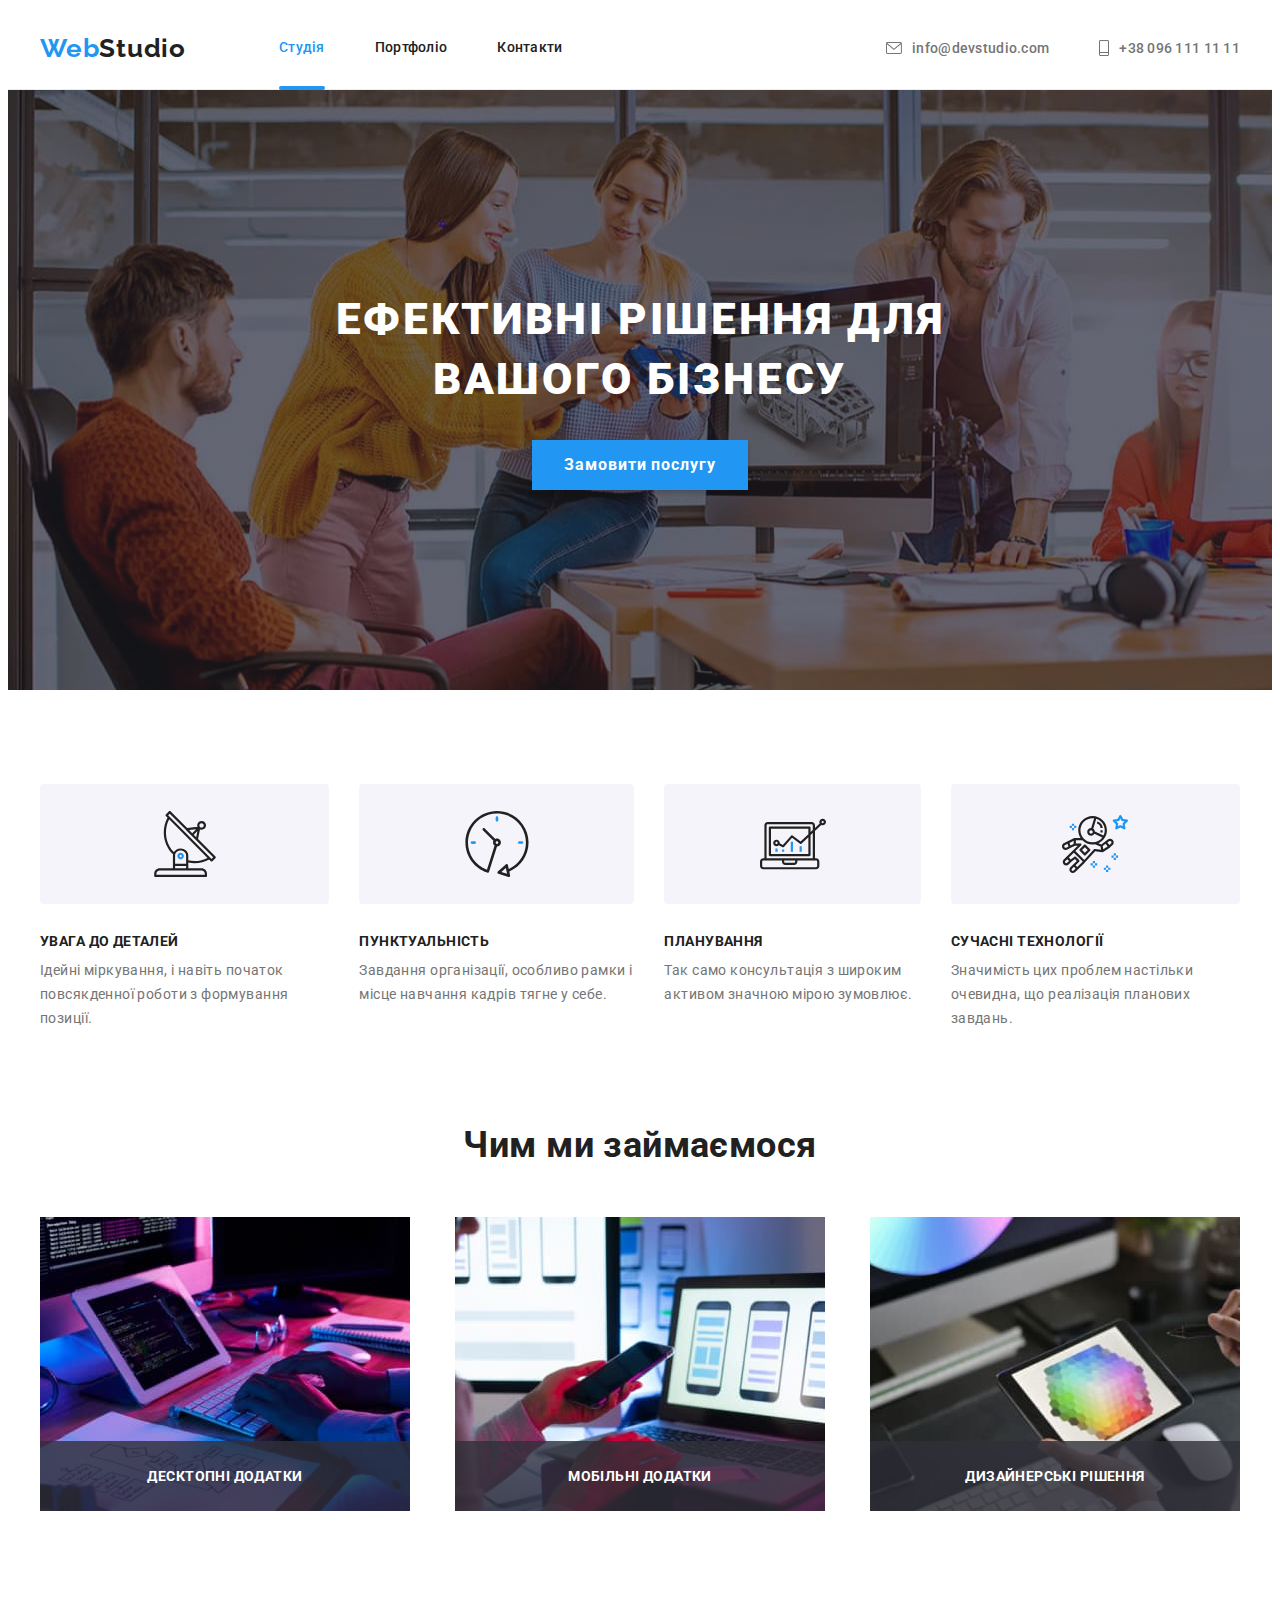
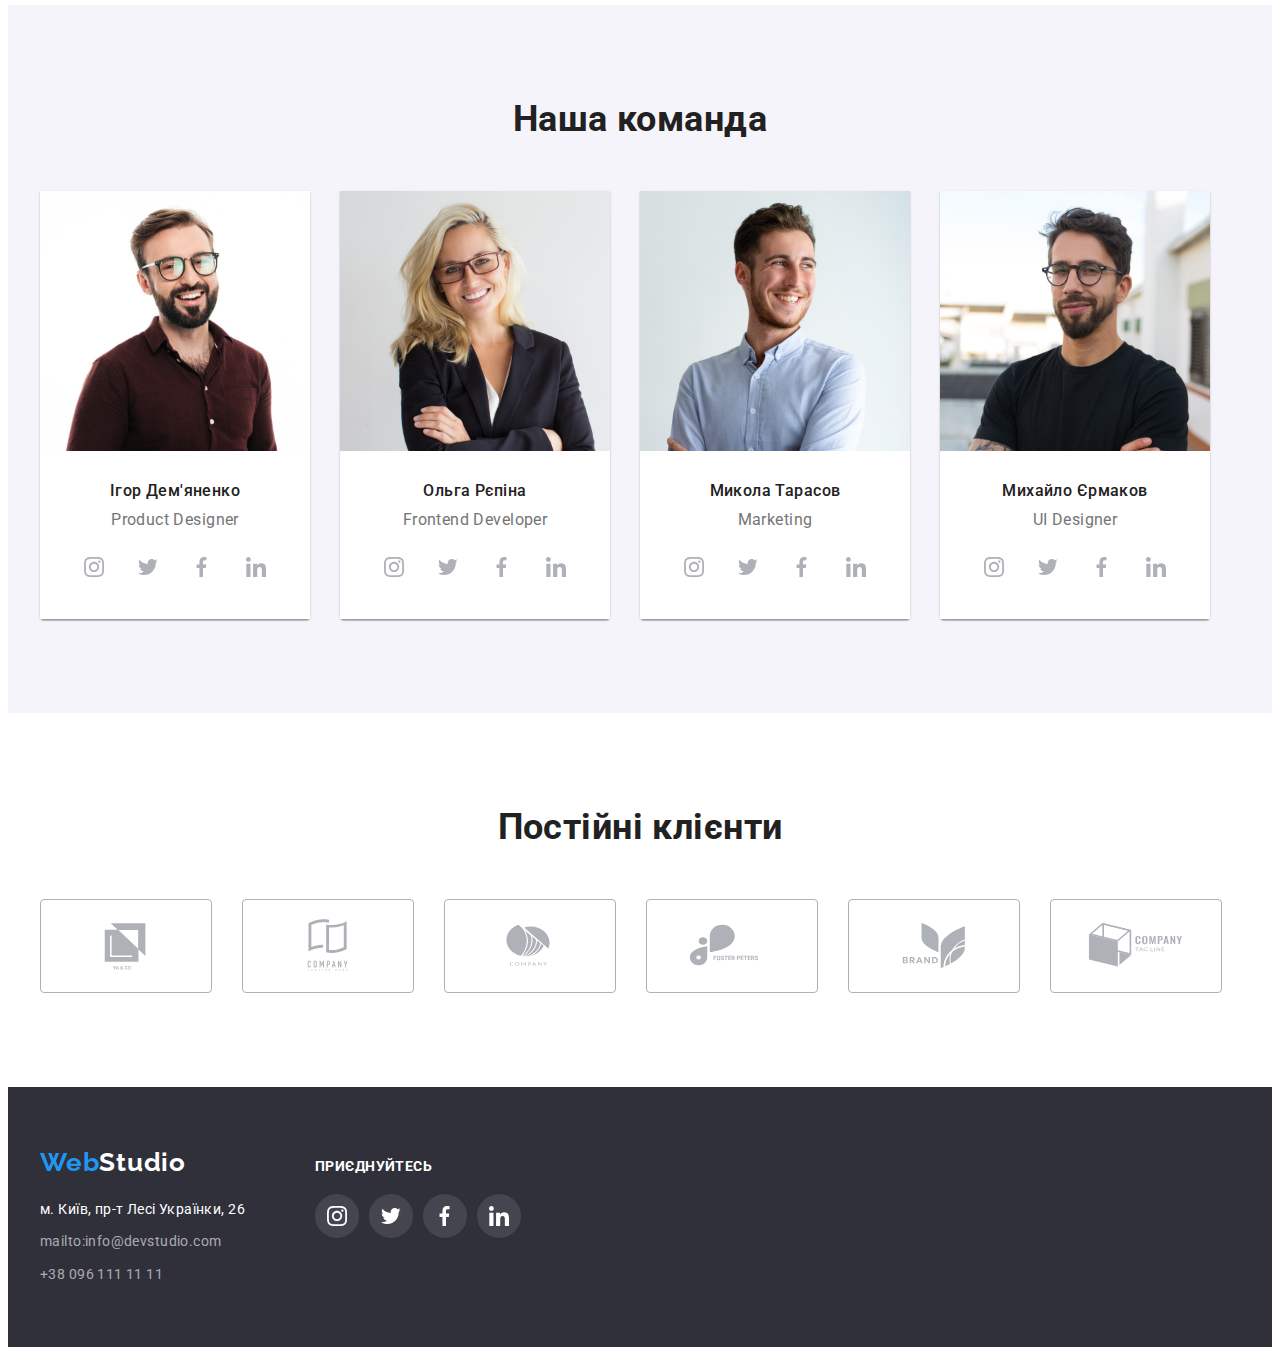
<file: index.html>
<!DOCTYPE html>
<html lang="uk">

<head>
    <meta charset="UTF-8">
    <meta http-equiv="X-UA-Compatible" content="IE=edge">
    <meta name="viewport" content="width=device-width, initial-scale=1.0">
    <link rel="preconnect" href="https://fonts.googleapis.com">
    <link rel="preconnect" href="https://fonts.gstatic.com" crossorigin>
    <link
        href="https://fonts.googleapis.com/css2?family=Raleway:wght@700&family=Roboto:wght@400;500;700;900&display=swap"
        rel="stylesheet">
    <link rel="stylesheet" href="https://cdnjs.cloudflare.com/ajax/libs/modern-normalize/1.1.0/modern-normalize.min.css"
        integrity="sha512-wpPYUAdjBVSE4KJnH1VR1HeZfpl1ub8YT/NKx4PuQ5NmX2tKuGu6U/JRp5y+Y8XG2tV+wKQpNHVUX03MfMFn9Q=="
        crossorigin="anonymous" referrerpolicy="no-referrer" />
    <link rel="stylesheet" href="./css/styles.css">
    <title>Студія</title>
</head>

<body>

    <header class="header">
        <div class="container header-container">
            <nav class="navigation">
                <a class="logo link" href=""><span class="logo-part">Web</span>Studio</a>
                <ul class="nav-list list">
                    <li class="nav-list-item element-studio">
                        <a href="./index.html" class="nav-list link current">Студія</a>
                    </li>
                    <li class="nav-list-item">
                        <a href="./portfolio.html" class="nav-list link">Портфоліо</a>
                    </li>
                    <li class="nav-list-item">
                        <a href="" class="nav-list link">Контакти</a>
                    </li>
                </ul>
            </nav>
            <ul class="contact list">
                <li class="contactlist"> <a href="mailto:info@devstudio.com" class="contact-list mail link">
                        <svg class="contact-list-icon" width="16" height="12">
                            <use href="./images/sprite.svg#icon-mail">
                            </use>
                        </svg>
                        info@devstudio.com</a>
                </li>
                <li class="contactlist"><a href="tel:+380961111111" class="contact-list tel link">
                        <svg class="contact-list-icon" width="10" height="16">
                            <use href="./images/sprite.svg#icon-tel">
                            </use>
                        </svg>
                        +38 096 111 11 11</a>
                </li>
            </ul>
        </div>
    </header>
    <main>
        <!--Герой-->
        <section class="hero">
            <div class="container">

                <h1 class="hero-title">ЕФЕКТИВНІ РІШЕННЯ ДЛЯ <br> ВАШОГО БІЗНЕСУ</h1>


                <button class="hero-btn" type="button" data-modal-open>Замовити послугу</button>

            </div>
        </section>
        <!--Особливості-->
        <section class="features section">
            <div class="container">
                <h2 class="visually-hidden">Секція про види робіт</h2>
                <ul class="features-list list">
                    <li class="features-list-item">
                        <div class="features-icon">
                            <svg class="icon-antenna">
                                <use href="./images/sprite.svg#icon-antenna">
                                </use>
                            </svg>
                        </div>
                        <h3 class="title-list">УВАГА ДО ДЕТАЛЕЙ</h3>
                        <p class="description">
                            Ідейні міркування, і навіть початок повсякденної роботи з формування позиції.
                        </p>
                    </li>
                    <li class="features-list-item">
                        <div class="features-icon">
                            <svg class="icon-antenna">
                                <use href="./images/sprite.svg#icon-clock">
                                </use>
                            </svg>
                        </div>
                        <h3 class="title-list">ПУНКТУАЛЬНІСТЬ</h3>
                        <p class="description">
                            Завдання організації, особливо рамки і місце навчання кадрів тягне у себе.
                        </p>
                    </li>
                    <li class="features-list-item">
                        <div class="features-icon">
                            <svg class="icon-antenna">
                                <use href="./images/sprite.svg#icon-diagram">
                                </use>
                            </svg>
                        </div>
                        <h3 class="title-list">ПЛАНУВАННЯ</h3>
                        <p class="description">
                            Так само консультація з широким активом значною мірою зумовлює.
                        </p>
                    </li>
                    <li class="features-list-item">
                        <div class="features-icon">
                            <svg class="icon-antenna">
                                <use href="./images/sprite.svg#icon-astronaut">
                                </use>
                            </svg>
                        </div>
                        <h3 class="title-list">СУЧАСНІ ТЕХНОЛОГІЇ</h3>
                        <p class="description">
                            Значимість цих проблем настільки очевидна, що реалізація планових завдань.
                        </p>
                    </li>

                </ul>
            </div>
        </section>
        <!--SECTION WORK-->
        <section class="section-work">
            <div class="container">
                <h2 class="section-title">Чим ми займаємося</h2>
                <ul class="work-list list">
                    <li class="work-item"><img src="./images/box1.jpg" alt="малюнок з клавіатурою" width="370"
                            height="294">
                        <div class="desc-overlay">ДЕСКТОПНІ ДОДАТКИ</div>
                    </li>
                    <li class="work-item"><img src="./images/box2.jpg" alt="малюнок з телефоном" width="370"
                            height="294">
                        <div class="desc-overlay">МОБІЛЬНІ ДОДАТКИ</div>
                    </li>
                    <li class="work-item"><img src="./images/box3.jpg" alt="малюнок з планшетом" width="370"
                            height="294">
                        <div class="desc-overlay">ДИЗАЙНЕРСЬКІ РІШЕННЯ</div>
                    </li>
                </ul>
            </div>
        </section>
        <!--SECTION TEAM-->
        <section class="section-team section">
            <div class="container">
                <h2 class="section-title">Наша команда</h2>
                <ul class="list team-list">
                    <li class="team"><img src="./images/man-in-brown.jpg" alt="чоловік в кор футболці" width="270">
                        <div class="content-team-wrapper">
                            <h3 class="title-card">Ігор Дем'яненко</h3>
                            <p class="desc-card" lang="en"> Product Designer</p>
                            <ul class="team-icon">
                                <li class="team-icon-propertis list"><a href="http://instagram.com" class="icon">
                                        <svg class="team-list-icon" width="20" height="20">
                                            <use href="./images/sprite.svg#icon-instagram">
                                            </use>
                                        </svg>
                                    </a>

                                </li>
                                <li class="team-icon-propertis list"><a href="http://twitter.com" class="icon">
                                        <svg class="team-list-icon" width="20" height="20">
                                            <use href="./images/sprite.svg#icon-Vector">
                                            </use>
                                        </svg>
                                    </a>

                                </li>
                                <li class="team-icon-propertis list"><a href="http://ifacebook.com" class="icon">
                                        <svg class="team-list-icon" width="20" height="20">
                                            <use href="./images/sprite.svg#icon-f">
                                            </use>
                                        </svg>
                                    </a>

                                </li>
                                <li class="team-icon-propertis list"><a href="http://in.com" class="icon">
                                        <svg class="team-list-icon" width="20" height="20">
                                            <use href="./images/sprite.svg#icon-in">
                                            </use>
                                        </svg>
                                    </a>

                                </li>
                            </ul>
                        </div>
                    </li>
                    <li class="team"><img src="./images/woman-in-glasses.jpg" alt="жінка в окулярах" width="270">
                        <div class="content-team-wrapper">
                            <h3 class="title-card">Ольга Рєпіна</h3>
                            <p class="desc-card" lang="en">Frontend Developer</p>
                            <ul class="team-icon">
                                <li class="team-icon-propertis list"><a href="http://instagram.com" class="icon">
                                        <svg class="team-list-icon" width="20" height="20">
                                            <use href="./images/sprite.svg#icon-instagram">
                                            </use>
                                        </svg>
                                    </a>

                                </li>
                                <li class="team-icon-propertis list"><a href="http://twitter.com" class="icon">
                                        <svg class="team-list-icon" width="20" height="20">
                                            <use href="./images/sprite.svg#icon-Vector">
                                            </use>
                                        </svg>
                                    </a>

                                </li>
                                <li class="team-icon-propertis list"><a href="http://facebook.com" class="icon">
                                        <svg class="team-list-icon" width="20" height="20">
                                            <use href="./images/sprite.svg#icon-f">
                                            </use>
                                        </svg>
                                    </a>

                                </li>
                                <li class="team-icon-propertis list"><a href="http://in.com" class="icon">
                                        <svg class="team-list-icon" width="20" height="20">
                                            <use href="./images/sprite.svg#icon-in">
                                            </use>
                                        </svg>
                                    </a>

                                </li>
                            </ul>
                        </div>
                    </li>
                    <li class="team"><img src="./images/man-in-a-shirt.jpg" alt="чоловік в рубашці" width="270">
                        <div class="content-team-wrapper">
                            <h3 class="title-card">Микола Тарасов</h3>
                            <p class="desc-card" lang="en">Marketing</p>
                            <ul class="team-icon">
                                <li class="team-icon-propertis list"><a href="http://instagram.com" class="icon">
                                        <svg class="team-list-icon" width="20" height="20">
                                            <use href="./images/sprite.svg#icon-instagram">
                                            </use>
                                        </svg>
                                    </a>

                                </li>
                                <li class="team-icon-propertis list"><a href="http://twitter.com" class="icon">
                                        <svg class="team-list-icon" width="20" height="20">
                                            <use href="./images/sprite.svg#icon-Vector">
                                            </use>
                                        </svg>
                                    </a>

                                </li>
                                <li class="team-icon-propertis list"><a href="http://facebook.com" class="icon">
                                        <svg class="team-list-icon" width="20" height="20">
                                            <use href="./images/sprite.svg#icon-f">
                                            </use>
                                        </svg>
                                    </a>

                                </li>
                                <li class="team-icon-propertis list"><a href="http://in.com" class="icon">
                                        <svg class="team-list-icon" width="20" height="20">
                                            <use href="./images/sprite.svg#icon-in">
                                            </use>
                                        </svg>
                                    </a>

                                </li>
                            </ul>
                        </div>
                    </li>
                    <li class="team"><img src="./images/man-in-black.jpg" alt="чоловік в чорній футболці" width="270">
                        <div class="content-team-wrapper">
                            <h3 class="title-card">Михайло Єрмаков</h3>
                            <p class="desc-card" lang="en">UI Designer</p>
                            <ul class="team-icon">
                                <li class="team-icon-propertis list"><a href="http://instagram.com" class="icon">
                                        <svg class="team-list-icon" width="20" height="20">
                                            <use href="./images/sprite.svg#icon-instagram">
                                            </use>
                                        </svg>
                                    </a>

                                </li>
                                <li class="team-icon-propertis list"><a href="http://twitter.com" class="icon">
                                        <svg class="team-list-icon" width="20" height="20">
                                            <use href="./images/sprite.svg#icon-Vector">
                                            </use>
                                        </svg>
                                    </a>

                                </li>
                                <li class="team-icon-propertis list"><a href="http://facebook.com" class="icon">
                                        <svg class="team-list-icon" width="20" height="20">
                                            <use href="./images/sprite.svg#icon-f">
                                            </use>
                                        </svg>
                                    </a>

                                </li>
                                <li class="team-icon-propertis list"><a href="http://in.com" class="icon">
                                        <svg class="team-list-icon" width="20" height="20">
                                            <use href="./images/sprite.svg#icon-in">
                                            </use>
                                        </svg>
                                    </a>

                                </li>
                            </ul>
                        </div>
                    </li>
                </ul>
            </div>
        </section>
        <!--SECTION KLIENTS-->
        <section class="section">
            <div class="container">
                <h2 class="title-klients">Постійні клієнти</h2>
                <ul class="klient-list list ">
                    <li class="klient-list-item">
                        <a class="klient-list-link" href="">
                            <svg class="klient-list-icon" width="106px" height="60px">
                                <use href="./images/sprite.svg#icon-logo1">
                                </use>
                            </svg>
                        </a>

                    </li>
                    <li class="klient-list-item">
                        <a class="klient-list-link " href="">
                            <svg class="klient-list-icon" width="106px" height="60px">
                                <use href="./images/sprite.svg#icon-Logo2">
                                </use>
                            </svg>
                        </a>
                    </li>
                    <li class="klient-list-item">
                        <a class="klient-list-link" href="">
                            <svg class="klient-list-icon" width="106px" height="60px">
                                <use href="./images/sprite.svg#icon-Logo3">
                                </use>
                            </svg>
                        </a>

                    </li>
                    <li class="klient-list-item">
                        <a class="klient-list-link" href="">
                            <svg class="klient-list-icon" width="106px" height="60px">
                                <use href="./images/sprite.svg#icon-Logo4">
                                </use>
                            </svg>
                        </a>

                    </li>
                    <li class="klient-list-item">
                        <a class="klient-list-link" href="">
                            <svg class="klient-list-icon" width="106px" height="60px">
                                <use href="./images/sprite.svg#icon-Logo5">
                                </use>
                            </svg>
                        </a>

                    </li>
                    <li class="klient-list-item">
                        <a class="klient-list-link" href="">
                            <svg class="klient-list-icon" width="106px" height="60px">
                                <use href="./images/sprite.svg#icon-Logo6">
                                </use>
                            </svg>
                        </a>

                    </li>
                </ul>

            </div>
        </section>

    </main>
    <footer class="footer">
        <!--Секція контакти-->
        <div class="container">

            <div class="footer-container">
                <div>
                    <a class="footer-logo link" href="./index.html"><span class="logo-part">Web</span>Studio</a>

                    <address class="adress">
                        <ul class="adress-list list">
                            <li class="adress-list-item"> <a href="https://goo.gl/maps/hzJKrvGwyvVixg5J7"
                                    class="adress-title link" target="_blank"> м. Київ,
                                    пр-т Лесі Українки, 26
                                </a> </li>
                            <li class="adress-list-item"> <a href="mailto:info@devstudio.com"
                                    class="adress-contakt link">mailto:info@devstudio.com</a></li>
                            <li class="adress-list-item"> <a href="tel:+380961111111" class="adress-contakt link">+38
                                    096 111 11
                                    11</a> </li>
                        </ul>
                    </address>
                </div>
                <div class="social">
                    <p class="social-title">ПРИЄДНУЙТЕСЬ</p>
                    <ul class="footer-social-list list">
                        <li class="footer-social-list-item"><a href="http://instagram.com" class="social-link">
                                <svg class="social-list-icon" width="20" height="20">
                                    <use href="./images/sprite.svg#icon-instagram">
                                    </use>
                                </svg>
                            </a>

                        </li>
                        <li class="footer-social-list-item"><a href="http://twitter.com" class="social-link">
                                <svg class="social-list-icon" width="20" height="20">
                                    <use href="./images/sprite.svg#icon-Vector">
                                    </use>
                                </svg>
                            </a>

                        </li>
                        <li class="footer-social-list-item"><a href="http://ifacebook.com" class="social-link">
                                <svg class="social-list-icon" width="20" height="20">
                                    <use href="./images/sprite.svg#icon-f">
                                    </use>
                                </svg>
                            </a>

                        </li>
                        <li class="footer-social-list-item"><a href="http://in.com" class="social-link">
                                <svg class="social-list-icon" width="20" height="20">
                                    <use href="./images/sprite.svg#icon-in">
                                    </use>
                                </svg>
                            </a>

                        </li>
                    </ul>
                </div>

            </div>
        </div>
    </footer>
    <div class="backdrop is-hidden" data-modal>
        <div class="modal">
            <button type="button" class="modal-close-btn" data-modal-close>
                <svg class="modal-close-icon" width="11" height="11">
                    <use href="./images/sprite.svg#icon-close"></use>
                </svg>
            </button>
        </div>
    </div>
    <script src="./js/modal.js"></script>
</body>

</html>
</file>
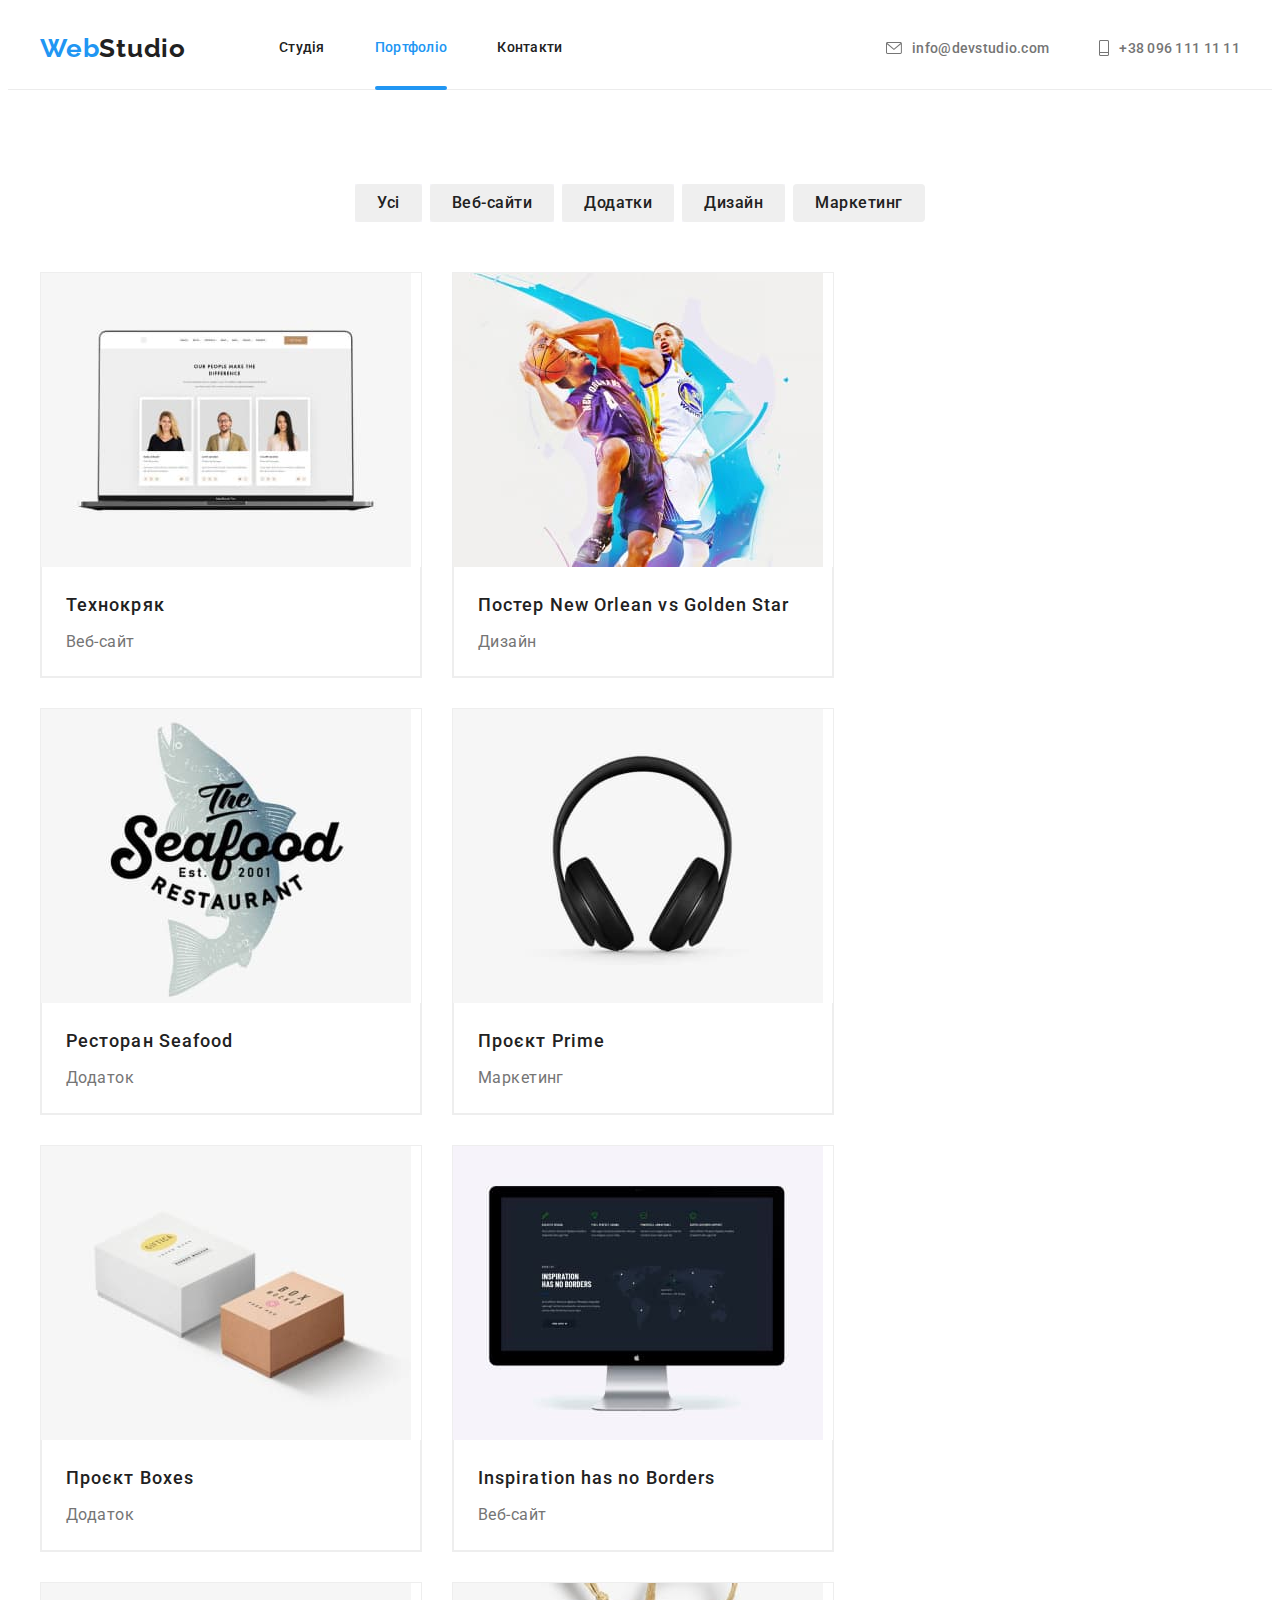
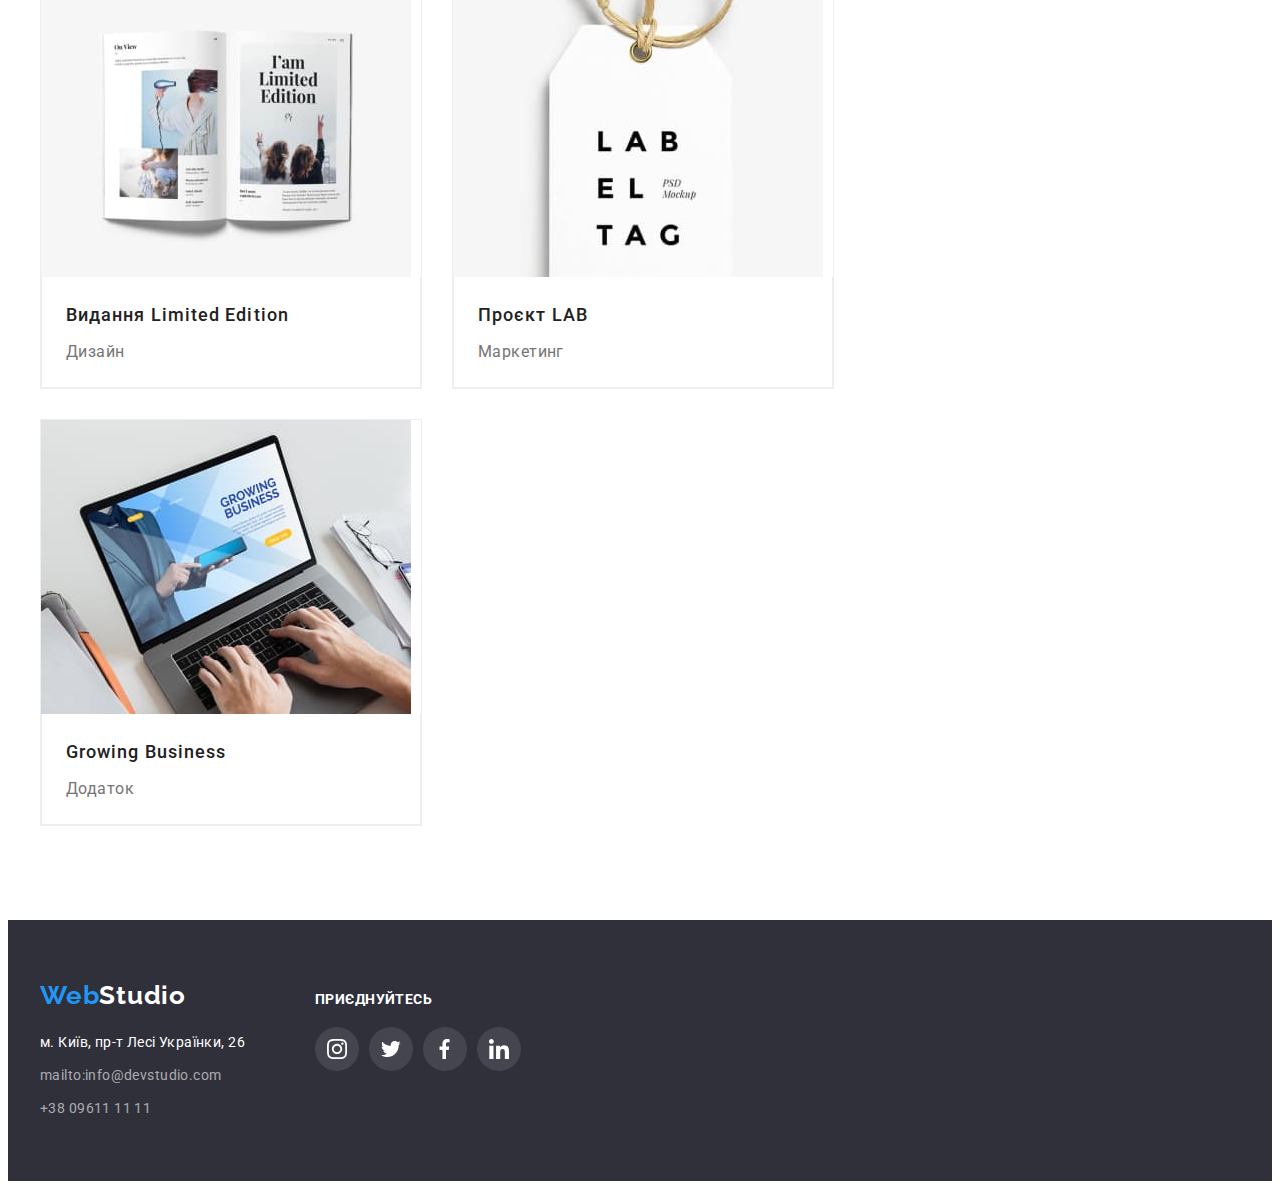
<file: portfolio.html>
<!DOCTYPE html>
<html lang="uk">

<head>
    <meta charset="UTF-8">
    <meta http-equiv="X-UA-Compatible" content="IE=edge">
    <meta name="viewport" content="width=device-width, initial-scale=1.0">
    <link rel="preconnect" href="https://fonts.googleapis.com">
    <link rel="preconnect" href="https://fonts.gstatic.com" crossorigin>
    <link
        href="https://fonts.googleapis.com/css2?family=Raleway:wght@700&family=Roboto:wght@400;500;700;900&display=swap"
        rel="stylesheet">
    <link rel="stylesheet" href="https://cdnjs.cloudflare.com/ajax/libs/modern-normalize/1.1.0/modern-normalize.min.css"
        integrity="sha512-wpPYUAdjBVSE4KJnH1VR1HeZfpl1ub8YT/NKx4PuQ5NmX2tKuGu6U/JRp5y+Y8XG2tV+wKQpNHVUX03MfMFn9Q=="
        crossorigin="anonymous" referrerpolicy="no-referrer" />
    <link rel="stylesheet" href="./css/styles.css">
    <title>Студія</title>
</head>

<body>

    <header class="header">
        <div class="container header-container">
            <nav class="navigation">
                <a class="logo link" href="./index.html"><span class="logo-part">Web</span>Studio</a>
                <ul class="nav-list list">
                    <li class="nav-list-item ">
                        <a href="./index.html" class="nav-list link">Студія</a>
                    </li>
                    <li class="nav-list-item element-portfolio">
                        <a href="./portfolio.html" class="nav-list link current">Портфоліо</a>
                    </li>
                    <li class="nav-list-item">
                        <a href="" class="nav-list link">Контакти</a>
                    </li>
                </ul>
            </nav>
            <ul class="contact list">
                <li class="contactlist"> <a href="mailto:info@devstudio.com" class="contact-list mail link">
                        <svg class="contact-list-icon" width="16" height="12">
                            <use href="./images/sprite.svg#icon-mail">
                            </use>
                        </svg>
                        info@devstudio.com</a>
                </li>
                <li class="contactlist"><a href="tel:+380961111111" class="contact-list tel link">
                        <svg class="contact-list-icon" width="10" height="16">
                            <use href="./images/sprite.svg#icon-tel">
                            </use>
                        </svg>
                        +38 096 111 11 11</a>
                </li>
            </ul>
        </div>
    </header>
    <main>
        <section class="section">
            <div class="container">
                <h1 class="visually-hidden">Наші проекти</h1>
                <ul class="button-list list">
                    <li class="button-proect"><button class="button" type="button">Усі</button> </li>
                    <li class="button-proect"><button class="button" type="button">Веб-сайти</button></li>
                    <li class="button-proect"><button class="button" type="button">Додатки</button></li>
                    <li class="button-proect"><button class="button" type="button">Дизайн</button></li>
                    <li class="button-proect"><button class="button" type="button">Маркетинг</button></li>
                </ul>
                <ul class="section-proects list">
                    <li class="proect-cart">
                        <a class="proects link " href="">

                            <div class="proect-img">
                                <img src="./images/box4.jpg" alt="зображення ноутбука" width="370" height="294">
                                <div class="overlay">
                                    <p>Ресурс пропонує комплексні пропозиції з різним рівнем функціоналу та сервісів.
                                        Все це дозволить відвідувачу
                                        отримати
                                        вичерпні відомості про компанію чи приватну особу.</p>
                                </div>
                            </div>
                            <div class="content-proect-wrapper">
                                <h2 class="proect-title">Технокряк</h2>
                                <p class="description-proect">Веб-сайт</p>
                            </div>
                        </a>
                    </li>
                    <li class="proect-cart">
                        <a class="proects link" href="">
                            <div class="proect-img">
                                <img src="./images/box5.jpg" alt="зображення баскетболістів" width="370" height="294">
                                <div class="overlay">
                                    <p>Ресурс пропонує комплексні пропозиції з різним рівнем функціоналу та сервісів.
                                        Все це дозволить відвідувачу
                                        отримати
                                        вичерпні відомості про компанію чи приватну особу.</p>
                                </div>
                            </div>
                            <div class="content-proect-wrapper">
                                <h2 class="proect-title">Постер New Orlean vs Golden Star</h2>
                                <p class="description-proect">Дизайн</p>
                            </div>
                        </a>
                    </li>
                    <li class="proect-cart">
                        <a class="proects link" href="">
                            <div class="proect-img">
                                <img src="./images/box6.jpg" alt="зображення риби" width="370" height="294">
                                <div class="overlay">
                                    <p>Ресурс пропонує комплексні пропозиції з різним рівнем функціоналу та сервісів.
                                        Все це дозволить відвідувачу
                                        отримати
                                        вичерпні відомості про компанію чи приватну особу.</p>
                                </div>
                            </div>
                            <div class="content-proect-wrapper">
                                <h2 class="proect-title">Ресторан Seafood</h2>
                                <p class="description-proect">Додаток</p>
                            </div>
                        </a>
                    </li>
                    <li class="proect-cart">
                        <a class="proects link" href="">
                            <div class="proect-img">
                                <img src="./images/box7.jpg" alt="зображення навушники" width="370" height="294">
                                <div class="overlay">
                                    <p>Ресурс пропонує комплексні пропозиції з різним рівнем функціоналу та сервісів.
                                        Все це дозволить відвідувачу
                                        отримати
                                        вичерпні відомості про компанію чи приватну особу.</p>
                                </div>
                            </div>
                            <div class="content-proect-wrapper">
                                <h2 class="proect-title">Проєкт Prime</h2>
                                <p class="description-proect">Маркетинг</p>
                            </div>
                        </a>
                    </li>
                    <li class="proect-cart">
                        <a class="proects link" href="">
                            <div class="proect-img">
                                <img src="./images/box8.jpg" alt="зображення коробки" width="370" height="294">
                                <div class="overlay">
                                    <p>Ресурс пропонує комплексні пропозиції з різним рівнем функціоналу та сервісів.
                                        Все це дозволить відвідувачу
                                        отримати
                                        вичерпні відомості про компанію чи приватну особу.</p>
                                </div>
                            </div>
                            <div class="content-proect-wrapper">
                                <h2 class="proect-title">Проєкт Boxes</h2>
                                <p class="description-proect">Додаток</p>
                            </div>
                        </a>
                    </li>
                    <li class="proect-cart">
                        <a class="proects link" href="">
                            <div class="proect-img">
                                <img src="./images/box9.jpg" alt="зображення монітор" width="370" height="294">
                                <div class="overlay">
                                    <p>Ресурс пропонує комплексні пропозиції з різним рівнем функціоналу та сервісів.
                                        Все це дозволить відвідувачу
                                        отримати
                                        вичерпні відомості про компанію чи приватну особу.</p>
                                </div>
                            </div>
                            <div class="content-proect-wrapper">
                                <h2 class="proect-title">Inspiration has no Borders</h2>
                                <p class="description-proect">Веб-сайт</p>
                            </div>
                        </a>
                    </li>
                    <li class="proect-cart">
                        <a class="proects link" href="">
                            <div class="proect-img">
                                <img src="./images/box10.jpg" alt="зображення книги" width="370" height="294">
                                <div class="overlay">
                                    <p>Ресурс пропонує комплексні пропозиції з різним рівнем функціоналу та сервісів.
                                        Все це дозволить відвідувачу
                                        отримати
                                        вичерпні відомості про компанію чи приватну особу.</p>
                                </div>
                            </div>
                            <div class="content-proect-wrapper">
                                <h2 class="proect-title">Видання Limited Edition</h2>
                                <p class="description-proect">Дизайн</p>
                            </div>
                        </a>
                    </li>
                    <li class="proect-cart">
                        <a class="proects link" href="">
                            <div class="proect-img">
                                <img src="./images/box11.jpg" alt="зображення лейби" width="370" height="294">
                                <div class="overlay">
                                    <p>Ресурс пропонує комплексні пропозиції з різним рівнем функціоналу та сервісів.
                                        Все це дозволить відвідувачу
                                        отримати
                                        вичерпні відомості про компанію чи приватну особу.</p>
                                </div>
                            </div>
                            <div class="content-proect-wrapper">
                                <h2 class="proect-title">Проєкт LAB</h2>
                                <p class="description-proect">Маркетинг</p>
                            </div>
                        </a>
                    </li>
                    <li class="proect-cart">
                        <a class="proects link" href="">
                            <div class="proect-img">
                                <img src="./images/box12.jpg" alt="зображення ноутбука" width="370" height="294">
                                <div class="overlay">
                                    <p>Ресурс пропонує комплексні пропозиції з різним рівнем функціоналу та сервісів.
                                        Все це дозволить відвідувачу
                                        отримати
                                        вичерпні відомості про компанію чи приватну особу.</p>
                                </div>
                            </div>
                            <div class="content-proect-wrapper">
                                <h2 class="proect-title">Growing Business</h2>
                                <p class="description-proect">Додаток</p>
                            </div>
                        </a>
                    </li>
                </ul>
            </div>
        </section>
    </main>
    <footer class="footer">
        <!--Секція контакти-->
        <div class="container">
            <div class="footer-container">

                <div>
                    <a class="footer-logo link" href="./index.html"><span class="logo-part">Web</span>Studio</a>

                    <address class="adress">
                        <ul class="adress-list list">
                            <li class="adress-list-item"> <a href="https://goo.gl/maps/hzJKrvGwyvVixg5J7"
                                    class="adress-title link" target="_blank"> м. Київ,
                                    пр-т Лесі Українки, 26
                                </a> </li>
                            <li class="adress-list-item"> <a href="mailto:info@devstudio.com"
                                    class="adress-contakt link">mailto:info@devstudio.com</a></li>
                            <li class="adress-list-item"> <a href="tel:+380961111111" class="adress-contakt link">+38
                                    09611 11 11</a> </li>
                        </ul>
                    </address>
                </div>
                <div class="social">
                    <p class="social-title">ПРИЄДНУЙТЕСЬ</p>
                    <ul class="footer-social-list list">
                        <li class="footer-social-list-item"><a href="http://instagram.com" class="social-link">
                                <svg class="social-list-icon" width="20" height="20">
                                    <use href="./images/sprite.svg#icon-instagram">
                                    </use>
                                </svg>
                            </a>

                        </li>
                        <li class="footer-social-list-item"><a href="http://twitter.com" class="social-link">
                                <svg class="social-list-icon" width="20" height="20">
                                    <use href="./images/sprite.svg#icon-Vector">
                                    </use>
                                </svg>
                            </a>

                        </li>
                        <li class="footer-social-list-item"><a href="http://ifacebook.com" class="social-link">
                                <svg class="social-list-icon" width="20" height="20">
                                    <use href="./images/sprite.svg#icon-f">
                                    </use>
                                </svg>
                            </a>

                        </li>
                        <li class="footer-social-list-item"><a href="http://in.com" class="social-link">
                                <svg class="social-list-icon" width="20" height="20">
                                    <use href="./images/sprite.svg#icon-in">
                                    </use>
                                </svg>
                            </a>

                        </li>
                    </ul>
                </div>

            </div>
        </div>
    </footer>

</body>

</html>
</file>
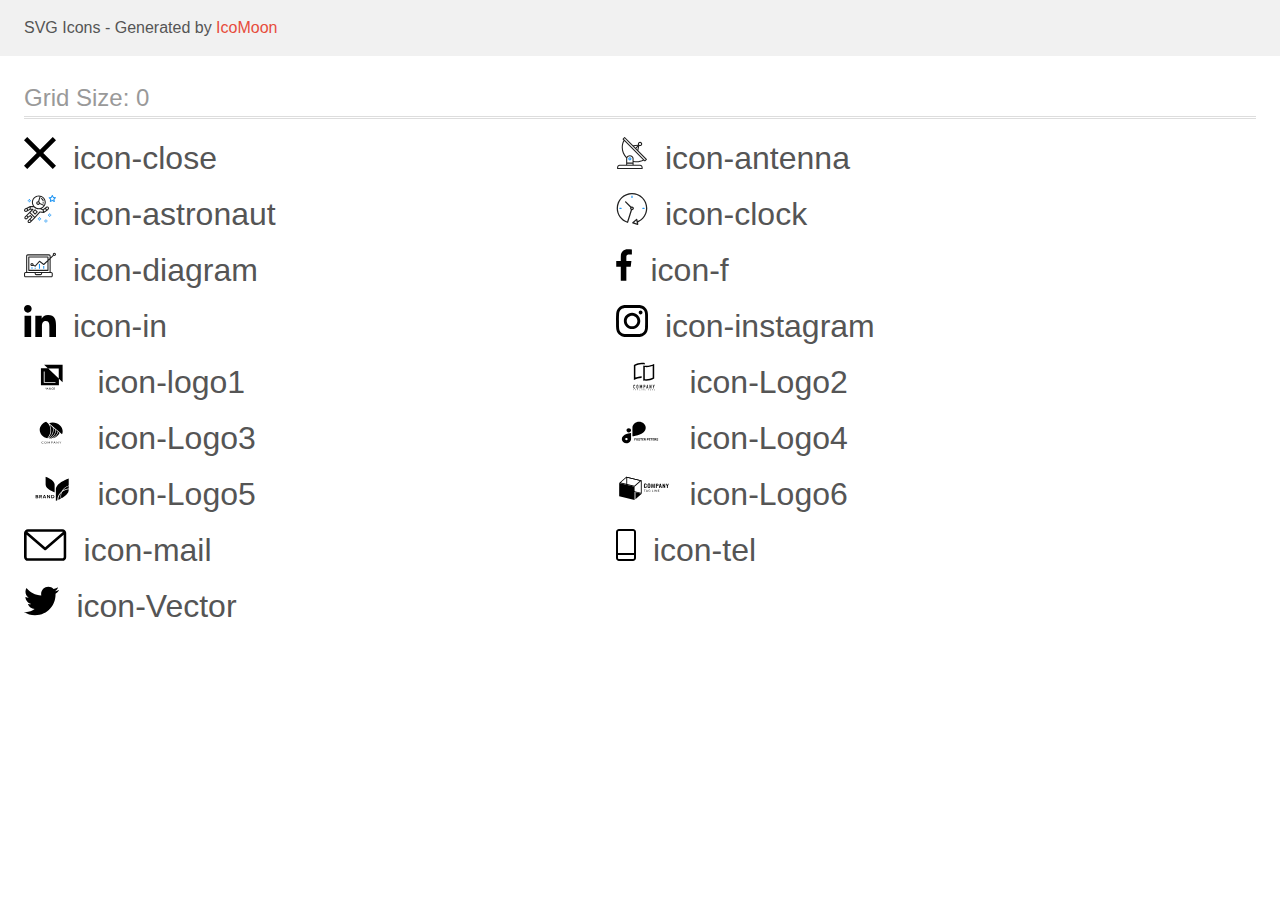
<file: images/іконки/icomoon/demo.html>
<!doctype html>
<html>
<head>
    <title>IcoMoon - SVG Icons</title>
    <meta charset="utf-8">
    <meta name="viewport" content="width=device-width, initial-scale=1">
    <link rel="stylesheet" href="demo-files/demo.css">
    <link rel="stylesheet" href="style.css">
</head>
<body>
<svg aria-hidden="true" style="position: absolute; width: 0; height: 0; overflow: hidden;" version="1.1" xmlns="http://www.w3.org/2000/svg" xmlns:xlink="http://www.w3.org/1999/xlink">
<defs>
<symbol id="icon-close" viewBox="0 0 32 32">
<path d="M32 3.223l-3.223-3.223-12.777 12.777-12.777-12.777-3.223 3.223 12.777 12.777-12.777 12.777 3.223 3.223 12.777-12.777 12.777 12.777 3.223-3.223-12.777-12.777 12.777-12.777z"></path>
</symbol>
<symbol id="icon-antenna" viewBox="0 0 32 32">
<path fill="#212121" style="fill: var(--color1, #212121)" d="M30.773 22.098l-8.443-8.505 0.937-4.616c0.225 0.090 0.485 0.144 0.758 0.146h0.007c0.008 0 0.017 0 0.026 0 1.192 0 2.159-0.967 2.159-2.159s-0.967-2.159-2.159-2.159c-1.192 0-2.159 0.967-2.159 2.159 0 0.259 0.046 0.508 0.13 0.739l-0.005-0.015-4.96 0.606-8.091-8.133c-0.096-0.098-0.229-0.159-0.376-0.16h-0c-0.14 0.001-0.274 0.057-0.373 0.155l-1.512 1.504c-0.096 0.097-0.156 0.23-0.156 0.377s0.060 0.281 0.156 0.377v0l0.814 0.825c-1.143 2.062-1.816 4.522-1.816 7.139 0 4.106 1.656 7.824 4.336 10.525l-0.001-0.001c0.043 0.041 0.092 0.074 0.146 0.097-0.032 0.164-0.051 0.353-0.052 0.546v6.188h-6.4c-1.472 0.001-2.666 1.194-2.667 2.666v1.067c0 0.295 0.239 0.534 0.534 0.534h24.534c0.294 0 0.533-0.239 0.533-0.534v-1.067c-0.002-1.472-1.195-2.665-2.666-2.666h-6.4v-2.742c1.003 0.21 2.024 0.317 3.049 0.32 2.58-0.003 5.005-0.663 7.117-1.822l-0.077 0.039 0.818 0.823c0.099 0.101 0.235 0.159 0.376 0.16 0.14-0.001 0.274-0.057 0.373-0.155l1.512-1.504c0.096-0.097 0.156-0.23 0.156-0.377s-0.060-0.281-0.156-0.377v0zM23.28 6.233c0.193-0.192 0.459-0.31 0.752-0.31 0.589 0 1.067 0.478 1.067 1.066s-0.477 1.066-1.067 1.066c-0 0-0 0-0 0h-0.004c-0.587-0.003-1.061-0.479-1.061-1.066 0-0.295 0.12-0.563 0.314-0.756l0-0h-0.002zM22.024 9.737l-0.598 2.946-1.175-1.183 1.774-1.763zM21.419 8.835l-1.92 1.909-1.486-1.493 3.406-0.416zM24.004 28.8c0.884 0 1.6 0.716 1.6 1.6v0 0.534h-23.466v-0.534c0-0.884 0.716-1.6 1.6-1.6v0h20.267zM16.538 26.666v1.067h-5.334v-1.067h5.334zM11.204 25.6v-4.053c0-1.294 1.196-2.346 2.667-2.346s2.667 1.053 2.667 2.346v4.053h-5.334zM17.604 23.904v-2.357c0-1.882-1.675-3.413-3.733-3.413-0.017-0-0.038-0-0.058-0-1.353 0-2.54 0.707-3.213 1.771l-0.009 0.016c-2.36-2.482-3.812-5.846-3.812-9.55 0-2.314 0.567-4.496 1.569-6.414l-0.036 0.077 18.602 18.709c-1.823 0.947-3.979 1.502-6.266 1.502-1.079 0-2.128-0.124-3.136-0.357l0.093 0.018zM28.893 23.22l-21.057-21.181 0.754-0.752 7.935 7.98c0.004 0 0.006 0.007 0.010 0.010l13.114 13.191-0.757 0.752z"></path>
<path fill="#2196f3" style="fill: var(--color2, #2196f3)" d="M13.876 20.267h-0.005c-0.001 0-0.002 0-0.002 0-0.884 0-1.6 0.716-1.6 1.6s0.715 1.599 1.597 1.6h0.005c0.001 0 0.001 0 0.002 0 0.884 0 1.6-0.716 1.6-1.6s-0.715-1.599-1.598-1.6h-0zM14.249 22.245c-0.096 0.096-0.229 0.155-0.376 0.155-0.295 0-0.534-0.239-0.534-0.534s0.238-0.533 0.532-0.533h0c0.293 0.001 0.531 0.239 0.531 0.533 0 0.148-0.060 0.282-0.157 0.378l-0 0h0.005z"></path>
</symbol>
<symbol id="icon-astronaut" viewBox="0 0 32 32">
<path fill="#2196f3" style="fill: var(--color2, #2196f3)" d="M31.974 4.524c-0.064-0.191-0.227-0.332-0.427-0.362l-0.003-0-1.911-0.278-0.855-1.731c-0.179-0.365-0.777-0.365-0.956 0l-0.855 1.731-1.911 0.278c-0.26 0.039-0.457 0.26-0.457 0.528 0 0.15 0.062 0.285 0.161 0.382l1.383 1.348-0.326 1.903c-0.034 0.2 0.048 0.402 0.212 0.522 0.166 0.12 0.383 0.135 0.562 0.040l1.709-0.899 1.709 0.899c0.072 0.038 0.157 0.061 0.247 0.061 0.295 0 0.534-0.239 0.534-0.534 0-0.031-0.003-0.062-0.008-0.092l0 0.003-0.326-1.903 1.383-1.348c0.099-0.097 0.161-0.233 0.161-0.382 0-0.059-0.009-0.115-0.027-0.168l0.001 0.004zM29.511 5.851c-0.126 0.122-0.183 0.299-0.153 0.472l0.191 1.114-1-0.526c-0.072-0.039-0.158-0.062-0.249-0.062s-0.177 0.023-0.252 0.063l0.003-0.001-1 0.526 0.191-1.114c0.005-0.027 0.008-0.059 0.008-0.091 0-0.149-0.061-0.285-0.16-0.381l-0-0-0.811-0.79 1.119-0.162c0.174-0.025 0.324-0.134 0.402-0.292l0.5-1.013 0.5 1.013c0.078 0.158 0.228 0.267 0.402 0.292l1.119 0.162-0.809 0.79zM26.134 20.522h-1.067v1.067h1.067v-1.067zM26.134 22.656h-1.067v1.066h1.067v-1.066zM27.2 21.589h-1.067v1.067h1.067v-1.067zM25.067 21.589h-1.067v1.067h1.067v-1.067zM22.4 26.389h-1.067v1.067h1.067v-1.067zM22.4 28.523h-1.067v1.067h1.067v-1.067zM23.467 27.456h-1.067v1.067h1.067v-1.067zM21.334 27.456h-1.067v1.067h1.067v-1.067zM16 24.256h-1.066v1.067h1.066v-1.067zM16 26.389h-1.066v1.067h1.066v-1.067zM17.067 25.322h-1.067v1.067h1.067v-1.067zM14.934 25.322h-1.067v1.067h1.067v-1.067zM5.867 6.122h-1.066v1.066h1.066v-1.066zM5.867 8.256h-1.066v1.066h1.066v-1.066zM6.933 7.189h-1.067v1.067h1.066v-1.067zM4.8 7.189h-1.067v1.067h1.067v-1.067z"></path>
<path fill="#212121" style="fill: var(--color1, #212121)" d="M24.715 14.16c-0.28-0.376-0.698-0.636-1.179-0.703l-0.009-0.001c-0.076-0.012-0.164-0.018-0.254-0.018-0.411 0-0.789 0.139-1.090 0.373l0.004-0.003-1.253 0.96-1.898 1.417-1.358-0.541c2.421-1.086 4.113-3.508 4.113-6.32 0-3.823-3.122-6.934-6.961-6.934s-6.961 3.11-6.961 6.934c0 1.386 0.415 2.674 1.12 3.759l-2.768-0.024c-0.009 0-0.016 0.005-0.023 0.005-0.057 0.003-0.11 0.014-0.159 0.033l0.004-0.001c-0.013 0.005-0.026 0.007-0.038 0.013-0.006 0.003-0.013 0.003-0.019 0.006l-3.233 1.596c-0 0-0.001 0-0.001 0.001l-1.893 0.91c-0.024 0.011-0.045 0.023-0.065 0.036l0.001-0.001c-0.482 0.324-0.795 0.867-0.795 1.483 0 0.297 0.073 0.577 0.201 0.823l-0.005-0.010c0.22 0.424 0.592 0.742 1.043 0.885l0.013 0.003c0.161 0.053 0.345 0.083 0.537 0.083 0.308 0 0.598-0.078 0.851-0.216l-0.009 0.005 1.388-0.738 2.264-1.169 1.357-0.008-5.442 5.415c0 0.001-0.001 0.001-0.001 0.001l-1.339 1.333c-0.303 0.299-0.491 0.714-0.491 1.173 0 0.002 0 0.003 0 0.005v-0c0.002 0.919 0.748 1.664 1.667 1.664 0.001 0 0.002 0 0.002 0h-0c0.428 0 0.854-0.162 1.18-0.485l1.314-1.309 1.741-1.3 0.901 0.897-3.102 3.088c-0.303 0.299-0.491 0.714-0.491 1.173 0 0.001 0 0.003 0 0.004v-0c0 0.445 0.174 0.864 0.49 1.179 0.302 0.3 0.717 0.485 1.176 0.485 0.001 0 0.002 0 0.003 0h-0c0.427 0 0.855-0.162 1.18-0.485l4.488-4.472c0.007-0.006 0.016-0.009 0.022-0.016l5.166-5.658 3.471 0.494c0.025 0.004 0.050 0.006 0.075 0.006 0.064 0 0.127-0.016 0.187-0.038 0.017-0.006 0.032-0.015 0.049-0.023 0.019-0.010 0.039-0.015 0.058-0.027l3.213-2.133c0.012-0.008 0.018-0.021 0.029-0.030 0.013-0.010 0.029-0.014 0.041-0.026l1.271-1.191c0.348-0.326 0.564-0.787 0.564-1.3 0-0.4-0.132-0.769-0.355-1.066l0.003 0.005zM2.13 17.77c-0.098 0.054-0.215 0.086-0.34 0.086-0.078 0-0.153-0.013-0.224-0.036l0.005 0.001c-0.294-0.093-0.504-0.364-0.504-0.683 0-0.235 0.114-0.444 0.289-0.575l0.002-0.001 1.314-0.632 0.316 0.924 0.133 0.389-0.992 0.527zM5.627 15.942l-1.548 0.8-0.255-0.746-0.184-0.537 2.027-1.001-0.040 1.484zM20.727 9.322c0 0.918-0.219 1.785-0.599 2.56l-4.181-1.899c-0.044-0.575-0.342-1.072-0.782-1.384l-0.006-0.004 1.464-4.861c2.377 0.757 4.104 2.975 4.104 5.588zM8.938 9.322c0-3.235 2.644-5.867 5.894-5.867 0.253 0 0.5 0.022 0.745 0.053l-1.432 4.753c-0.019 0-0.037-0.006-0.057-0.006-0 0-0.001 0-0.001 0-1.032 0-1.869 0.835-1.872 1.867v0c0.003 1.031 0.84 1.867 1.872 1.867 0 0 0 0 0.001 0h-0c0.695 0 1.295-0.383 1.618-0.944l3.863 1.755c-1.075 1.447-2.795 2.39-4.737 2.39-3.25 0-5.894-2.632-5.894-5.867zM14.895 10.122c0 0.441-0.362 0.8-0.806 0.8-0 0-0.001 0-0.001 0-0.443 0-0.802-0.358-0.804-0.8v-0c0-0.441 0.361-0.8 0.806-0.8s0.806 0.359 0.806 0.8zM2.464 25.146c-0.11 0.109-0.261 0.176-0.428 0.176s-0.317-0.067-0.427-0.175l0 0c-0.109-0.108-0.176-0.257-0.176-0.422s0.067-0.314 0.176-0.422l0-0 0.962-0.959 0.852 0.848-0.959 0.954zM5.678 28.88c-0.11 0.109-0.261 0.176-0.428 0.176s-0.317-0.067-0.427-0.175l0 0c-0.109-0.108-0.176-0.257-0.176-0.422s0.067-0.314 0.176-0.422l0-0 0.963-0.959 0.852 0.848-0.96 0.955zM9.16 25.411l-0.001 0.001-1.765 1.76-0.852-0.848 1.765-1.757c0.040-0.040 0.065-0.088 0.090-0.136 0.007-0.014 0.020-0.026 0.026-0.040 0.016-0.041 0.019-0.085 0.026-0.128 0.003-0.025 0.014-0.048 0.014-0.073 0-0.035-0.013-0.070-0.020-0.105-0.006-0.032-0.006-0.064-0.019-0.096-0.025-0.053-0.055-0.098-0.092-0.138l0 0c-0.010-0.012-0.014-0.026-0.025-0.038h-0.001s0-0.001-0.001-0.002l-1.607-1.6c-0.017-0.017-0.039-0.024-0.058-0.038-0.025-0.021-0.054-0.040-0.084-0.056l-0.003-0.001c-0.026-0.012-0.058-0.023-0.090-0.031l-0.003-0.001c-0.030-0.009-0.065-0.017-0.101-0.020l-0.002-0c-0.007-0-0.015-0-0.023-0-0.026 0-0.051 0.002-0.075 0.005l0.003-0c-0.036 0.005-0.069 0.009-0.104 0.021s-0.064 0.027-0.094 0.045c-0.020 0.011-0.043 0.015-0.061 0.029l-1.774 1.324-0.901-0.897 2.399-2.386 4.36 4.289-0.928 0.919zM15.979 18.394c-0.016-0.002-0.030 0.004-0.046 0.003-0.008-0-0.017-0.001-0.027-0.001-0.031 0-0.062 0.003-0.092 0.008l0.003-0c-0.070 0.011-0.132 0.035-0.187 0.070l0.002-0.001c-0.030 0.018-0.057 0.037-0.083 0.061-0.013 0.011-0.028 0.016-0.040 0.029l-4.698 5.146-4.328-4.256 2.833-2.818c0.096-0.097 0.156-0.23 0.156-0.377 0-0.295-0.239-0.534-0.534-0.534-0.001 0-0.001 0-0.002 0h0l-2.219 0.013 0.028-1.607 3.104 0.027c1.264 1.297 3.027 2.101 4.978 2.101 0.001 0 0.002 0 0.003 0h-0c0.438 0 0.864-0.046 1.28-0.122 0.040 0.032 0.080 0.064 0.129 0.085l2.41 0.96 0.152 0.758 0.178 0.886-3.003-0.427zM20.020 18.572l-0.313-1.558 1.446-1.080 0.946 1.257-2.080 1.381zM23.773 15.741l-0.837 0.785-0.931-1.236 0.831-0.637c0.155-0.119 0.351-0.168 0.543-0.143 0.193 0.027 0.364 0.128 0.48 0.284 0.088 0.117 0.141 0.265 0.141 0.426 0 0.206-0.087 0.391-0.226 0.521l-0 0z"></path>
<path fill="#212121" style="fill: var(--color1, #212121)" d="M13.602 18.544l-2.143-2.134c-0.096-0.096-0.229-0.155-0.376-0.155s-0.28 0.059-0.376 0.155l-2.143 2.133c-0.097 0.097-0.156 0.23-0.156 0.378s0.060 0.281 0.156 0.378l-0-0 2.142 2.134c0.096 0.096 0.229 0.156 0.376 0.156s0.28-0.059 0.376-0.156v0l2.143-2.134c0.097-0.097 0.157-0.23 0.157-0.378s-0.060-0.281-0.157-0.378l-0-0zM11.083 20.303l-1.387-1.381 1.386-1.381 1.387 1.381-1.387 1.381zM17.164 5.071l-0.258 1.036c0.071 0.018 1.738 0.452 1.738 2.149h1.067c0-2.017-1.666-2.965-2.547-3.184zM19.711 9.322h-1.067v1.066h1.067v-1.066z"></path>
</symbol>
<symbol id="icon-clock" viewBox="0 0 32 32">
<path fill="#212121" style="fill: var(--color1, #212121)" d="M31.296 15.301c-0.001-8.452-6.855-15.303-15.308-15.301s-15.303 6.855-15.301 15.308c0.002 6.788 4.422 12.543 10.541 14.545l0.108 0.031c0.061 0.019 0.123 0.029 0.187 0.029 0.12 0 0.238-0.032 0.342-0.094 0.135-0.080 0.236-0.207 0.283-0.357l3.865-12.25c1.054-0.004 1.906-0.859 1.906-1.913 0-1.056-0.856-1.913-1.913-1.913-0.303 0-0.59 0.071-0.845 0.196l0.011-0.005-5.106-5.107c-0.114-0.11-0.271-0.179-0.443-0.179-0.352 0-0.638 0.286-0.638 0.638 0 0.172 0.068 0.328 0.179 0.443l-0-0 5.103 5.109c-0.121 0.241-0.191 0.525-0.191 0.826 0 0.602 0.283 1.137 0.723 1.48l0.004 0.003-3.682 11.673c-7.278-2.681-11.004-10.754-8.324-18.032s10.754-11.004 18.032-8.323c7.278 2.681 11.004 10.754 8.323 18.032-1.345 3.581-4.003 6.406-7.374 7.938l-0.088 0.036-0.398-1.874c-0.063-0.291-0.318-0.506-0.624-0.506-0.164 0-0.313 0.062-0.426 0.163l0.001-0.001-3.837 3.426c-0.132 0.117-0.214 0.287-0.214 0.477 0 0.283 0.185 0.524 0.441 0.606l0.005 0.001 4.899 1.563c0.058 0.020 0.126 0.031 0.196 0.031 0.352 0 0.637-0.285 0.637-0.637 0-0.047-0.005-0.093-0.015-0.138l0.001 0.004-0.391-1.839c5.528-2.374 9.329-7.772 9.329-14.057 0-0.011 0-0.023-0-0.034v0.002zM15.992 14.664c0.352 0 0.638 0.286 0.638 0.638s-0.285 0.638-0.638 0.638v0c-0.352 0-0.638-0.286-0.638-0.638s0.286-0.638 0.638-0.638v0zM18.092 29.528l2.184-1.948 0.603 2.84-2.787-0.892z"></path>
<path fill="#2196f3" style="fill: var(--color2, #2196f3)" d="M15.354 3.185v1.275c0 0.352 0.286 0.638 0.638 0.638s0.638-0.285 0.638-0.638v0-1.275c0-0.352-0.285-0.638-0.638-0.638s-0.638 0.285-0.638 0.638v0zM3.876 14.664c-0.352 0-0.638 0.286-0.638 0.638s0.285 0.638 0.638 0.638h1.275c0.352 0 0.638-0.286 0.638-0.638s-0.285-0.638-0.638-0.638h-1.275zM28.108 15.939c0.352 0 0.638-0.286 0.638-0.638s-0.285-0.638-0.638-0.638h-1.275c-0.352 0-0.638 0.286-0.638 0.638s0.285 0.638 0.638 0.638h1.275z"></path>
</symbol>
<symbol id="icon-diagram" viewBox="0 0 32 32">
<path fill="#2196f3" style="fill: var(--color2, #2196f3)" d="M14.926 14.965h1.066v4.798h-1.066v-4.798zM19.19 17.097h1.066v2.665h-1.066v-2.665zM10.661 18.696h1.066v1.066h-1.066v-1.066zM7.463 18.163h1.066v1.599h-1.066v-1.599z"></path>
<path fill="#212121" style="fill: var(--color1, #212121)" d="M1.599 28.291h25.586c0 0 0 0 0 0 0.883 0 1.599-0.716 1.599-1.599v0-2.132c0-0.883-0.716-1.599-1.599-1.599v0h-0.533v-13.294l3.028-2.868c0.207 0.104 0.452 0.166 0.711 0.166 0.888 0 1.608-0.72 1.608-1.608s-0.72-1.608-1.608-1.608c-0.888 0-1.608 0.72-1.608 1.608 0 0.247 0.056 0.481 0.155 0.69l-0.004-0.010-2.281 2.162v-1.23c0-0.883-0.716-1.599-1.599-1.599v0h-21.323c-0.883 0-1.599 0.716-1.599 1.599v0 15.992h-0.533c-0.883 0-1.599 0.716-1.599 1.599v0 2.132c0 0.883 0.716 1.599 1.599 1.599v0zM30.384 4.837c0.294 0 0.533 0.239 0.533 0.533s-0.239 0.533-0.533 0.533v0c-0.294 0-0.533-0.239-0.533-0.533s0.239-0.533 0.533-0.533v0zM3.198 6.969c0-0.294 0.239-0.533 0.533-0.533h21.323c0.294 0 0.533 0.239 0.533 0.533v2.239l-1.066 1.013v-2.185c0-0.295-0.239-0.534-0.534-0.534h-19.189c-0.294 0-0.534 0.239-0.534 0.533v13.327c0 0.294 0.239 0.533 0.534 0.533h19.189c0.295 0 0.534-0.239 0.534-0.533v-9.675l1.066-1.010v12.283h-22.389v-15.991zM7.996 13.899c-0.001 0-0.003 0-0.005 0-0.883 0-1.599 0.716-1.599 1.599s0.716 1.599 1.599 1.599c0.432 0 0.824-0.172 1.112-0.45l-0 0 1.853 0.93c0.215 0.107 0.476 0.057 0.636-0.122l3.939-4.432 3.872 2.902c0.208 0.155 0.498 0.139 0.686-0.039l3.365-3.188v8.131h-18.123v-12.261h18.123v2.661l-3.771 3.572-3.904-2.927c-0.088-0.067-0.2-0.107-0.32-0.107-0.158 0-0.3 0.069-0.398 0.178l-0 0.001-3.993 4.493-1.493-0.746c0.011-0.064 0.017-0.128 0.020-0.193 0-0.883-0.716-1.599-1.599-1.599v0zM8.529 15.498c0 0.294-0.239 0.533-0.533 0.533s-0.533-0.239-0.533-0.533v0c0-0.294 0.239-0.533 0.533-0.533s0.533 0.239 0.533 0.533v0zM11.727 24.026h5.33v0.533c0 0.294-0.238 0.533-0.533 0.533h-4.265c-0.294 0-0.533-0.239-0.533-0.533v0-0.533zM1.067 24.56c0-0.294 0.238-0.533 0.533-0.533h9.062v0.533c0 0.883 0.716 1.599 1.599 1.599v0h4.265c0.883 0 1.599-0.716 1.599-1.599v0-0.533h9.062c0.294 0 0.533 0.239 0.533 0.533v2.132c0 0.294-0.239 0.533-0.533 0.533h-25.586c-0 0-0 0-0 0-0.294 0-0.533-0.239-0.533-0.533 0 0 0 0 0 0v0-2.132z"></path>
</symbol>
<symbol id="icon-f" viewBox="0 0 18 32">
<path d="M13.328 5.312h2.923v-5.088c-1.232-0.143-2.66-0.224-4.107-0.224-0.052 0-0.104 0-0.157 0l0.008-0c-4.213 0-7.099 2.65-7.099 7.52v4.48h-4.646v5.688h4.646v14.312h5.699v-14.31h4.461l0.709-5.69h-5.17v-3.92c0-1.643 0.443-2.768 2.734-2.768z"></path>
</symbol>
<symbol id="icon-in" viewBox="0 0 32 32">
<path d="M31.992 32h0.008v-11.738c0-5.741-1.235-10.163-7.947-10.163-3.227 0-5.392 1.77-6.277 3.45h-0.093v-2.914h-6.365v21.363h6.627v-10.578c0-2.786 0.528-5.48 3.978-5.48 3.398 0 3.45 3.179 3.45 5.658v10.402h6.619zM0.528 10.635h6.635v21.365h-6.635v-21.365zM3.843 0c-2.123 0-3.843 1.721-3.843 3.843v0c0 2.12 1.722 3.878 3.843 3.878 2.12 0 3.842-1.757 3.842-3.878s-1.72-3.841-3.841-3.843h-0z"></path>
</symbol>
<symbol id="icon-instagram" viewBox="0 0 32 32">
<path d="M31.968 9.408c-0.074-1.701-0.349-2.869-0.742-3.882-0.424-1.111-1.054-2.059-1.85-2.837l-0.001-0.001c-0.78-0.792-1.724-1.419-2.778-1.827l-0.054-0.018c-1.019-0.394-2.181-0.667-3.882-0.742-1.712-0.082-2.256-0.101-6.602-0.101-4.344 0-4.888 0.019-6.595 0.094-1.699 0.074-2.869 0.349-3.88 0.742-1.112 0.424-2.060 1.054-2.839 1.85l-0.001 0.001c-0.791 0.78-1.418 1.724-1.825 2.778l-0.018 0.054c-0.395 1.019-0.669 2.181-0.744 3.882-0.082 1.712-0.101 2.256-0.101 6.602 0 4.344 0.019 4.888 0.094 6.595 0.075 1.701 0.35 2.869 0.744 3.882 0.426 1.11 1.055 2.057 1.849 2.837l0.001 0.001c0.8 0.813 1.77 1.443 2.832 1.843 1.019 0.395 2.182 0.67 3.882 0.744 1.707 0.075 2.251 0.094 6.595 0.094 4.346 0 4.89-0.019 6.595-0.094 1.701-0.074 2.869-0.349 3.882-0.742 2.157-0.85 3.833-2.526 4.664-4.628l0.019-0.055c0.394-1.019 0.669-2.182 0.744-3.882 0.075-1.707 0.093-2.251 0.093-6.595s-0.006-4.888-0.080-6.595zM29.088 22.474c-0.070 1.563-0.333 2.406-0.55 2.97-0.552 1.399-1.64 2.486-3.004 3.024l-0.036 0.012c-0.56 0.219-1.411 0.482-2.968 0.55-1.688 0.075-2.194 0.094-6.464 0.094-4.269 0-4.782-0.019-6.464-0.094-1.563-0.069-2.406-0.331-2.97-0.55-0.721-0.269-1.334-0.676-1.836-1.192l-0.001-0.001c-0.517-0.503-0.924-1.117-1.184-1.803l-0.011-0.034c-0.218-0.563-0.48-1.413-0.549-2.97-0.075-1.688-0.094-2.195-0.094-6.464 0-4.27 0.019-4.784 0.094-6.464 0.069-1.563 0.331-2.406 0.549-2.97 0.269-0.722 0.678-1.337 1.198-1.837l0.002-0.002c0.504-0.517 1.119-0.923 1.806-1.182l0.034-0.011c0.56-0.219 1.411-0.48 2.968-0.55 1.688-0.074 2.195-0.093 6.464-0.093 4.275 0 4.782 0.019 6.464 0.093 1.563 0.069 2.406 0.331 2.97 0.55 0.693 0.256 1.325 0.662 1.837 1.194 0.531 0.52 0.938 1.144 1.195 1.84 0.218 0.56 0.48 1.411 0.549 2.968 0.075 1.688 0.094 2.194 0.094 6.464 0 4.269-0.019 4.768-0.094 6.458z"></path>
<path d="M16.059 7.782c-4.539 0.002-8.218 3.682-8.219 8.221v0c0.091 4.471 3.737 8.060 8.221 8.060s8.13-3.589 8.221-8.052l0-0.009c-0.001-4.54-3.681-8.22-8.221-8.221h-0zM16.059 21.334c-2.945-0-5.332-2.388-5.332-5.333s2.388-5.333 5.333-5.333c0 0 0.001 0 0.001 0h-0c2.946 0 5.334 2.388 5.334 5.334s-2.388 5.334-5.334 5.334v0zM26.525 7.458c0 1.060-0.86 1.92-1.92 1.92s-1.92-0.86-1.92-1.92v0c0-1.060 0.86-1.92 1.92-1.92s1.92 0.86 1.92 1.92v0z"></path>
</symbol>
<symbol id="icon-logo1" viewBox="0 0 57 32">
<path d="M20.267 3.733l3.738 3.538-6.938-0.004v17.167h18.133v-6.564l3.733 3.534v-17.671h-18.667zM35.036 17.455l-10.597-10.032h10.597v10.032zM31.746 21.923h-11.81v-11.545h0.835v10.763h10.975v0.781zM22.725 26.72l-0.436 0.899-0.436-0.899h-0.366l0.637 1.198v0.698h0.331v-0.698l0.635-1.198h-0.364zM23.274 28.616l0.154-0.442h0.734l0.155 0.442h0.344l-0.717-1.896h-0.296l-0.716 1.896h0.342zM23.794 27.123l0.275 0.786h-0.549l0.275-0.787zM25.531 27.863c-0.045 0.067-0.071 0.149-0.071 0.238 0 0.001 0 0.002 0 0.003v-0c0 0.16 0.056 0.29 0.168 0.389s0.263 0.149 0.45 0.149c0.188 0 0.349-0.051 0.485-0.153l0.107 0.126h0.367l-0.278-0.33c0.109-0.149 0.164-0.341 0.164-0.574h-0.275c0 0.128-0.027 0.244-0.079 0.348l-0.366-0.432 0.129-0.094c0.078-0.053 0.144-0.119 0.195-0.195l0.002-0.003c0.038-0.061 0.060-0.136 0.060-0.216 0-0.001 0-0.002 0-0.003v0c0-0.002 0-0.005 0-0.007 0-0.117-0.051-0.221-0.132-0.293l-0-0c-0.084-0.076-0.197-0.123-0.32-0.123-0.007 0-0.013 0-0.020 0l0.001-0c-0.153 0-0.274 0.044-0.364 0.13s-0.135 0.203-0.135 0.352c0 0.061 0.014 0.123 0.043 0.189 0.030 0.065 0.082 0.144 0.155 0.237-0.14 0.101-0.235 0.188-0.282 0.261zM26.387 28.283c-0.081 0.066-0.185 0.106-0.299 0.107h-0c-0.005 0-0.010 0-0.015 0-0.082 0-0.156-0.031-0.212-0.083l0 0c-0.052-0.052-0.085-0.123-0.085-0.203 0-0.004 0-0.007 0-0.011l-0 0.001c0-0.101 0.052-0.192 0.156-0.271l0.041-0.029 0.414 0.489zM26.047 27.443c-0.090-0.11-0.134-0.202-0.134-0.275 0-0.063 0.019-0.116 0.055-0.157 0.034-0.039 0.084-0.063 0.139-0.063 0.003 0 0.005 0 0.008 0h-0c0.002-0 0.004-0 0.007-0 0.052 0 0.1 0.020 0.135 0.054l-0-0c0.037 0.035 0.056 0.077 0.056 0.126 0 0.002 0 0.005 0 0.007 0 0.071-0.031 0.134-0.080 0.177l-0 0-0.041 0.032-0.145 0.099zM29.133 28.473c0.13-0.114 0.205-0.272 0.224-0.474h-0.328c-0.018 0.135-0.059 0.232-0.124 0.29s-0.163 0.087-0.292 0.087c-0.141 0-0.249-0.054-0.323-0.162s-0.11-0.264-0.11-0.469v-0.167c0.002-0.203 0.041-0.355 0.117-0.46 0.077-0.105 0.188-0.157 0.331-0.157 0.123 0 0.217 0.030 0.28 0.091s0.104 0.158 0.12 0.294h0.328c-0.021-0.207-0.095-0.368-0.222-0.482s-0.296-0.171-0.506-0.171c-0.155 0-0.292 0.037-0.411 0.111-0.119 0.076-0.213 0.183-0.27 0.31l-0.002 0.005c-0.060 0.133-0.096 0.288-0.096 0.451 0 0.008 0 0.016 0 0.023l-0-0.001v0.177c0.003 0.174 0.035 0.327 0.098 0.46s0.151 0.234 0.266 0.306c0.116 0.071 0.249 0.107 0.4 0.107 0.216 0 0.389-0.056 0.519-0.169zM31.069 28.207c0.064-0.141 0.097-0.304 0.097-0.49v-0.105c0-0.006 0-0.013 0-0.020 0-0.169-0.036-0.329-0.102-0.473l0.003 0.007c-0.060-0.134-0.156-0.243-0.274-0.318l-0.003-0.002c-0.119-0.075-0.256-0.112-0.411-0.112s-0.291 0.037-0.411 0.113c-0.119 0.075-0.211 0.182-0.277 0.324-0.062 0.137-0.098 0.297-0.098 0.466 0 0.008 0 0.016 0 0.025l-0-0.001v0.107c0.001 0.181 0.034 0.341 0.099 0.48 0.066 0.139 0.159 0.246 0.279 0.322 0.121 0.075 0.258 0.112 0.411 0.112 0.156 0 0.293-0.037 0.412-0.112 0.119-0.076 0.212-0.183 0.276-0.323zM30.716 27.135c0.080 0.112 0.119 0.274 0.119 0.484v0.099c0 0.213-0.039 0.376-0.118 0.487-0.078 0.111-0.19 0.167-0.336 0.167-0.004 0-0.009 0-0.014 0-0.134 0-0.253-0.067-0.324-0.17l-0.001-0.001c-0.081-0.114-0.121-0.275-0.121-0.483v-0.109c0.002-0.204 0.043-0.362 0.122-0.473 0.071-0.102 0.188-0.168 0.321-0.168 0.005 0 0.010 0 0.014 0l-0.001-0c0.146 0 0.259 0.056 0.338 0.168z"></path>
</symbol>
<symbol id="icon-Logo2" viewBox="0 0 57 32">
<path d="M26.727 3.165h-0.073c-0.112-0.007-0.224-0.010-0.336-0.012h-0.243c-0.212 0-0.428 0.005-0.642 0.016-0.007-0.001-0.016-0.001-0.024-0.001s-0.017 0-0.025 0.001l0.001-0c-2.059 0.12-3.971 0.635-5.699 1.47l0.090-0.039-0.23 0.111v11.809l0.54-0.183c0.474-0.163 0.978-0.309 1.5-0.445 1.29-0.345 2.775-0.553 4.305-0.573l0.012-0v1.551c-0.193 0.001-0.38 0.006-0.568 0.016h-0.045c-1.212 0.068-2.348 0.25-3.442 0.537l0.12-0.027c-1.503 0.382-2.82 0.91-4.044 1.586l0.087-0.044v-15.145c1.195-0.711 2.578-1.29 4.042-1.665l0.11-0.024c1.173-0.315 2.52-0.499 3.909-0.505h0.231c0.273 0.007 0.539 0.019 0.788 0.038 0.658 0.046 1.31 0.15 1.949 0.311v1.527c-0.544-0.133-1.189-0.234-1.849-0.282l-0.039-0.002-0.039-0.003c-0.132-0.011-0.263-0.022-0.386-0.022zM29.415 4.726c0.339 0.026 0.69 0.038 1.044 0.038 1.464-0.006 2.881-0.198 4.231-0.554l-0.117 0.026c1.502-0.383 2.819-0.912 4.043-1.587l-0.087 0.044v14.875c-1.195 0.71-2.578 1.289-4.042 1.665l-0.11 0.024c-1.173 0.314-2.52 0.498-3.91 0.503h-0.004c-0.029 0-0.062 0-0.096 0-1.020 0-2.010-0.128-2.955-0.368l0.083 0.018v-14.972c0.229 0.053 0.466 0.102 0.706 0.142 0.394 0.067 0.81 0.115 1.214 0.145zM36.985 4.842l-0.54 0.181c-0.496 0.167-0.997 0.316-1.5 0.449-1.344 0.36-2.888 0.569-4.48 0.575h-0.004c-0.352 0-0.676-0.010-0.989-0.030l-0.43-0.028v12.148l0.37 0.032c0.342 0.030 0.696 0.045 1.052 0.045 1.257-0.006 2.473-0.172 3.631-0.48l-0.1 0.023c1.059-0.269 1.977-0.608 2.848-1.031l-0.088 0.039 0.23-0.111v-11.812z"></path>
<path d="M19.060 24.113c-0.145-0.15-0.348-0.243-0.572-0.243-0.010 0-0.020 0-0.030 0.001l0.001-0c-0.004-0-0.008-0-0.012-0-0.121 0-0.236 0.024-0.34 0.067l0.006-0.002c-0.205 0.082-0.364 0.243-0.442 0.444l-0.002 0.005c-0.043 0.107-0.063 0.22-0.062 0.335v2.023c-0.005 0.142 0.022 0.284 0.079 0.415 0.048 0.104 0.117 0.196 0.203 0.271 0.081 0.068 0.175 0.117 0.277 0.144 0.099 0.027 0.201 0.042 0.302 0.042 0.113 0.001 0.224-0.023 0.326-0.070 0.304-0.135 0.512-0.434 0.512-0.781v-0.226h-0.53v0.18c0 0.004 0 0.008 0 0.012 0 0.060-0.011 0.118-0.032 0.171l0.001-0.003c-0.018 0.045-0.044 0.083-0.077 0.114l-0 0c-0.061 0.047-0.137 0.076-0.221 0.077h-0c-0.009 0.001-0.020 0.002-0.031 0.002-0.089 0-0.168-0.043-0.216-0.11l-0.001-0.001c-0.044-0.071-0.071-0.158-0.071-0.251 0-0.007 0-0.014 0-0.021l-0 0.001v-1.887c-0.003-0.105 0.019-0.208 0.065-0.302 0.049-0.075 0.132-0.124 0.227-0.124 0.011 0 0.022 0.001 0.033 0.002l-0.001-0c0.003-0 0.006-0 0.010-0 0.092 0 0.174 0.045 0.226 0.114l0.001 0.001c0.055 0.071 0.088 0.162 0.088 0.26 0 0.004-0 0.008-0 0.012v-0.001 0.175h0.524v-0.206c0-0.003 0-0.006 0-0.009 0-0.124-0.024-0.243-0.067-0.352l0.002 0.006c-0.041-0.111-0.102-0.205-0.177-0.285l0 0zM22.202 24.091c-0.161-0.137-0.371-0.221-0.601-0.223h-0c-0.108 0-0.215 0.020-0.316 0.057-0.218 0.078-0.391 0.239-0.483 0.443l-0.002 0.005c-0.053 0.123-0.080 0.257-0.077 0.392v1.94c-0.004 0.137 0.023 0.272 0.077 0.397 0.048 0.105 0.117 0.197 0.205 0.271 0.081 0.075 0.176 0.133 0.279 0.171 0.101 0.037 0.208 0.057 0.316 0.057 0.231-0.001 0.442-0.087 0.603-0.229l-0.001 0.001c0.084-0.076 0.152-0.168 0.199-0.271 0.054-0.125 0.081-0.261 0.077-0.397v-1.941c0-0.005 0-0.011 0-0.017 0-0.135-0.029-0.264-0.080-0.381l0.002 0.006c-0.049-0.111-0.117-0.205-0.199-0.283l-0-0zM21.955 26.706c0.001 0.009 0.001 0.019 0.001 0.030 0 0.099-0.041 0.188-0.106 0.251l-0 0c-0.067 0.056-0.154 0.091-0.249 0.091s-0.182-0.034-0.25-0.091l0.001 0c-0.066-0.063-0.106-0.152-0.106-0.25 0-0.011 0-0.022 0.002-0.032l-0 0.001v-1.941c-0.001-0.009-0.001-0.019-0.001-0.030 0-0.098 0.041-0.187 0.106-0.25l0-0c0.067-0.056 0.154-0.091 0.249-0.091s0.182 0.034 0.25 0.091l-0.001-0c0.066 0.063 0.106 0.152 0.106 0.25 0 0.011-0 0.021-0.001 0.032l0-0.001v1.941zM26.329 27.573v-3.675h-0.508l-0.668 1.945h-0.009l-0.674-1.945h-0.503v3.674h0.525v-2.235h0.010l0.514 1.58h0.262l0.518-1.58h0.010v2.235h0.525zM29.311 24.157c-0.081-0.091-0.183-0.16-0.297-0.201-0.108-0.036-0.232-0.057-0.361-0.057-0.007 0-0.014 0-0.021 0h-0.779v3.675h0.524v-1.435h0.269c0.164 0.007 0.326-0.027 0.473-0.1 0.12-0.068 0.217-0.163 0.286-0.278l0.002-0.003c0.060-0.098 0.101-0.206 0.12-0.32 0.018-0.116 0.028-0.249 0.028-0.385 0-0.012-0-0.023-0-0.035l0 0.002c0.005-0.176-0.012-0.353-0.051-0.525-0.037-0.132-0.104-0.246-0.193-0.338l0 0zM29.041 25.277c-0.002 0.070-0.020 0.136-0.050 0.194l0.001-0.003c-0.030 0.056-0.077 0.101-0.133 0.128l-0.002 0.001c-0.065 0.030-0.14 0.047-0.22 0.047-0.010 0-0.019-0-0.028-0.001l0.001 0h-0.239v-1.249h0.27c0.008-0 0.016-0.001 0.025-0.001 0.077 0 0.149 0.017 0.214 0.048l-0.003-0.001c0.054 0.031 0.096 0.078 0.122 0.134l0.001 0.002c0.029 0.065 0.044 0.134 0.046 0.205v0.244c0 0.085 0.005 0.174 0 0.252h-0.005zM31.791 23.899h-0.429l-0.81 3.675h0.524l0.154-0.789h0.714l0.154 0.789h0.523l-0.829-3.675zM31.308 26.283l0.258-1.332h0.010l0.256 1.332h-0.523zM35.173 26.112h-0.010l-0.79-2.213h-0.503v3.675h0.523v-2.21h0.011l0.8 2.209h0.493v-3.674h-0.523v2.213zM38.372 23.899l-0.421 1.461h-0.011l-0.421-1.461h-0.554l0.719 2.122v1.553h0.524v-1.553l0.719-2.121h-0.555zM17.6 28.611h0.252v0.708h0.171v-0.708h0.251v-0.145h-0.674v0.146zM19.721 28.465l-0.331 0.853h0.182l0.070-0.194h0.34l0.073 0.194h0.187l-0.339-0.853h-0.182zM19.694 28.981l0.116-0.316 0.116 0.316h-0.232zM21.818 29.004h0.197v0.11c-0.055 0.044-0.126 0.072-0.203 0.072h-0c-0.004 0-0.008 0-0.012 0-0.068 0-0.129-0.032-0.169-0.081l-0-0c-0.040-0.057-0.063-0.127-0.063-0.203 0-0.007 0-0.013 0.001-0.020l-0 0.001c0-0.19 0.082-0.285 0.245-0.285 0.006-0.001 0.012-0.001 0.018-0.001 0.084 0 0.155 0.058 0.174 0.136l0 0.001 0.169-0.033c-0.036-0.166-0.156-0.251-0.362-0.251-0.003-0-0.007-0-0.011-0-0.11 0-0.211 0.042-0.287 0.11l0-0c-0.076 0.075-0.124 0.18-0.124 0.296 0 0.011 0 0.022 0.001 0.033l-0-0.001c-0 0.006-0 0.013-0 0.020 0 0.115 0.041 0.22 0.11 0.301l-0.001-0.001c0.075 0.078 0.181 0.126 0.297 0.126 0.009 0 0.018-0 0.027-0.001l-0.001 0c0.004 0 0.009 0 0.014 0 0.134 0 0.257-0.052 0.348-0.137l-0 0v-0.336h-0.37v0.144zM23.959 28.465h-0.173v0.853h0.597v-0.145h-0.425v-0.708zM25.77 28.465h-0.173v0.853h0.173v-0.853zM27.539 29.035l-0.349-0.57h-0.167v0.853h0.16v-0.557l0.343 0.557h0.172v-0.853h-0.158v0.57zM29.14 28.942h0.425v-0.145h-0.425v-0.187h0.457v-0.146h-0.63v0.853h0.647v-0.145h-0.475v-0.231zM33.020 28.802h-0.336v-0.336h-0.171v0.853h0.171v-0.373h0.336v0.373h0.172v-0.853h-0.172v0.337zM34.629 28.942h0.427v-0.145h-0.427v-0.187h0.459v-0.146h-0.629v0.853h0.646v-0.145h-0.475v-0.231zM36.812 28.943c0.149-0.023 0.224-0.102 0.224-0.237 0.001-0.007 0.001-0.015 0.001-0.024 0-0.068-0.033-0.128-0.085-0.166l-0.001-0c-0.063-0.032-0.137-0.051-0.216-0.051-0.012 0-0.023 0-0.035 0.001l0.002-0h-0.362v0.853h0.172v-0.357h0.034c0.004-0 0.009-0 0.014-0 0.034 0 0.066 0.007 0.094 0.020l-0.001-0.001c0.025 0.015 0.046 0.037 0.061 0.062l0.186 0.271h0.205l-0.104-0.166c-0.047-0.083-0.111-0.152-0.187-0.203l-0.002-0.001zM36.639 28.825h-0.126v-0.214h0.135c0.011-0.001 0.023-0.001 0.036-0.001 0.049 0 0.097 0.008 0.141 0.023l-0.003-0.001c0.023 0.021 0.037 0.050 0.037 0.083 0 0.037-0.018 0.069-0.045 0.090l-0 0c-0.043 0.014-0.092 0.021-0.142 0.021-0.011 0-0.022-0-0.033-0.001l0.002 0zM38.459 28.942h0.425v-0.145h-0.425v-0.187h0.459v-0.146h-0.631v0.853h0.647v-0.145h-0.475v-0.231z"></path>
</symbol>
<symbol id="icon-Logo3" viewBox="0 0 57 32">
<path d="M19.417 26.187c0.009 0 0.017 0.002 0.025 0.005s0.015 0.007 0.021 0.013l-0-0 0.116 0.111c-0.091 0.090-0.202 0.162-0.327 0.211-0.129 0.048-0.278 0.076-0.434 0.076-0.011 0-0.021-0-0.032-0l0.002 0c-0.149 0.003-0.298-0.021-0.436-0.071-0.128-0.046-0.237-0.114-0.33-0.2l0.001 0.001c-0.090-0.085-0.161-0.188-0.21-0.302l-0.002-0.006c-0.047-0.114-0.075-0.246-0.075-0.385 0-0.004 0-0.008 0-0.012v0.001c-0-0.006-0-0.013-0-0.020 0-0.272 0.118-0.516 0.305-0.684l0.001-0.001c0.099-0.087 0.218-0.155 0.349-0.201 0.143-0.048 0.296-0.072 0.45-0.070 0.008-0 0.018-0 0.028-0 0.139 0 0.273 0.024 0.398 0.067l-0.009-0.003c0.115 0.044 0.221 0.104 0.313 0.179l-0.098 0.118c-0.007 0.008-0.015 0.015-0.024 0.021l-0 0c-0.010 0.006-0.021 0.009-0.034 0.009-0.002 0-0.004-0-0.006-0l0 0c-0.016-0.001-0.030-0.005-0.043-0.012l0 0-0.052-0.032-0.073-0.041c-0.066-0.032-0.144-0.057-0.225-0.070l-0.005-0.001c-0.048-0.008-0.104-0.013-0.161-0.013-0.004 0-0.009 0-0.013 0h0.001c-0.003-0-0.007-0-0.011-0-0.112 0-0.219 0.020-0.319 0.055l0.007-0.002c-0.098 0.034-0.182 0.085-0.254 0.15l0.001-0.001c-0.073 0.068-0.128 0.149-0.164 0.237-0.038 0.089-0.059 0.193-0.059 0.302 0 0.004 0 0.008 0 0.011v-0.001c-0 0.004-0 0.008-0 0.013 0 0.11 0.022 0.215 0.061 0.311l-0.002-0.005c0.036 0.087 0.091 0.167 0.162 0.236 0.067 0.064 0.149 0.115 0.242 0.147 0.095 0.034 0.196 0.051 0.299 0.051 0.059 0.001 0.119-0.003 0.178-0.010 0.148-0.015 0.28-0.074 0.385-0.164l-0.001 0.001c0.015-0.012 0.034-0.020 0.055-0.020h0zM22.775 25.629c0 0.003 0 0.008 0 0.012 0 0.138-0.029 0.269-0.081 0.387l0.002-0.006c-0.052 0.12-0.126 0.222-0.218 0.304l-0.001 0.001c-0.097 0.086-0.211 0.154-0.337 0.198l-0.007 0.002c-0.132 0.045-0.284 0.071-0.442 0.071s-0.31-0.026-0.452-0.074l0.010 0.003c-0.132-0.047-0.245-0.115-0.342-0.202l0.001 0.001c-0.093-0.084-0.168-0.187-0.219-0.303l-0.002-0.006c-0.050-0.116-0.078-0.251-0.078-0.393s0.029-0.277 0.081-0.4l-0.003 0.007c0.050-0.115 0.125-0.22 0.221-0.309 0.097-0.085 0.213-0.15 0.341-0.194 0.132-0.046 0.284-0.072 0.442-0.072s0.31 0.026 0.452 0.075l-0.010-0.003c0.129 0.045 0.246 0.114 0.343 0.201 0.096 0.088 0.171 0.192 0.22 0.305 0.054 0.127 0.081 0.261 0.078 0.396zM22.47 25.629c0-0.005 0-0.011 0-0.017 0-0.108-0.020-0.211-0.058-0.305l0.002 0.006c-0.071-0.182-0.216-0.322-0.396-0.384l-0.005-0.001c-0.096-0.033-0.206-0.052-0.321-0.052s-0.225 0.019-0.329 0.054l0.007-0.002c-0.096 0.034-0.178 0.085-0.246 0.15l0-0c-0.068 0.064-0.122 0.143-0.156 0.232l-0.001 0.004c-0.035 0.094-0.055 0.202-0.055 0.316s0.020 0.222 0.058 0.322l-0.002-0.006c0.071 0.182 0.217 0.322 0.399 0.383l0.005 0.001c0.207 0.068 0.435 0.068 0.643 0 0.093-0.033 0.177-0.083 0.245-0.148 0.070-0.069 0.123-0.149 0.156-0.236 0.039-0.101 0.058-0.209 0.055-0.316zM25.067 25.96l0.031 0.070c0.011-0.025 0.021-0.048 0.033-0.070 0.013-0.027 0.026-0.050 0.039-0.072l-0.002 0.003 0.743-1.174c0.015-0.020 0.028-0.033 0.043-0.037s0.033-0.007 0.051-0.007c0.003 0 0.007 0 0.010 0l-0-0h0.22v1.909h-0.26v-1.463c-0.001-0.010-0.001-0.021-0.001-0.033s0-0.023 0.001-0.035l-0 0.002-0.748 1.19c-0.010 0.018-0.025 0.033-0.043 0.043l-0.001 0c-0.018 0.010-0.040 0.016-0.063 0.016-0 0-0.001 0-0.001 0h-0.042c-0 0-0.001 0-0.002 0-0.023 0-0.044-0.006-0.063-0.016l0.001 0c-0.018-0.010-0.033-0.025-0.043-0.043l-0-0.001-0.77-1.198v1.532h-0.251v-1.905h0.219c0.003-0 0.007-0 0.010-0 0.018 0 0.036 0.002 0.052 0.007l-0.001-0c0.018 0.008 0.032 0.021 0.041 0.037l0.759 1.175c0.014 0.020 0.026 0.042 0.037 0.066l0.001 0.003zM27.863 25.865v0.715h-0.29v-1.906h0.649c0.123-0.002 0.244 0.012 0.362 0.042 0.094 0.023 0.181 0.064 0.256 0.119 0.062 0.049 0.111 0.112 0.144 0.184l0.001 0.003c0.035 0.078 0.051 0.161 0.050 0.244 0 0.003 0 0.008 0 0.012 0 0.172-0.082 0.325-0.209 0.422l-0.001 0.001c-0.075 0.057-0.163 0.1-0.258 0.126-0.098 0.028-0.211 0.044-0.327 0.044-0.008 0-0.016-0-0.024-0l-0.351-0.005zM27.863 25.66h0.352c0.076 0.001 0.153-0.009 0.226-0.029 0.062-0.018 0.116-0.046 0.164-0.083l-0.001 0.001c0.082-0.068 0.133-0.169 0.133-0.282 0-0.002 0-0.003-0-0.005v0c0-0.006 0.001-0.013 0.001-0.021 0-0.049-0.011-0.095-0.030-0.137l0.001 0.002c-0.024-0.052-0.059-0.095-0.101-0.13l-0.001-0.001c-0.097-0.065-0.217-0.104-0.345-0.104-0.016 0-0.032 0.001-0.048 0.002l0.002-0h-0.352v0.786zM31.772 26.582h-0.229c-0.001 0-0.003 0-0.004 0-0.022 0-0.043-0.007-0.060-0.018l0 0c-0.016-0.011-0.029-0.026-0.038-0.044l-0-0.001-0.197-0.461h-0.994l-0.205 0.461c-0.018 0.037-0.055 0.062-0.099 0.062-0.001 0-0.002 0-0.003-0h-0.23l0.873-1.909h0.302l0.884 1.909zM30.332 25.874h0.82l-0.346-0.777c-0.027-0.059-0.048-0.118-0.066-0.179l-0.034 0.1c-0.010 0.030-0.021 0.059-0.032 0.081l-0.343 0.775zM33.029 24.683c0.017 0.008 0.032 0.020 0.043 0.034l1.273 1.439v-1.482h0.26v1.909h-0.145c-0.001 0-0.002 0-0.003 0-0.020 0-0.040-0.004-0.057-0.012l0.001 0c-0.018-0.009-0.034-0.021-0.047-0.035l-0-0-1.27-1.438c0.001 0.010 0.001 0.021 0.001 0.033s-0 0.023-0.001 0.034l0-0.002v1.419h-0.26v-1.909h0.154c0.018 0 0.036 0.003 0.052 0.009zM36.748 25.823v0.758h-0.291v-0.757l-0.804-1.15h0.26c0.002-0 0.004-0 0.006-0 0.021 0 0.040 0.006 0.056 0.016l-0-0c0.016 0.013 0.029 0.027 0.039 0.043l0.503 0.742c0.020 0.032 0.038 0.061 0.052 0.089s0.027 0.054 0.037 0.081l0.037-0.082c0.014-0.030 0.031-0.059 0.050-0.087l0.496-0.747c0.011-0.015 0.023-0.029 0.037-0.040l0-0c0.016-0.012 0.036-0.019 0.057-0.019 0.002 0 0.004 0 0.006 0h0.263l-0.805 1.155zM24.923 21.47c0.126 0.014 0.254 0.025 0.384 0.035 1.962-0.763 3.622-2.011 4.772-3.588s1.739-3.415 1.694-5.282l-2.162-1.878c0.439 1.988 0.234 4.043-0.594 5.935s-2.245 3.547-4.094 4.779z"></path>
<path d="M24.151 21.382l0.058 0.011c1.975-1.228 3.481-2.942 4.323-4.922s0.981-4.133 0.4-6.181l-3.080-2.676c1.245 2.199 1.747 4.661 1.445 7.099-0.301 2.437-1.392 4.75-3.147 6.669zM34.596 14.841c-0.523 2.052-1.794 3.902-3.623 5.276-0.5 0.38-1.064 0.737-1.658 1.043l-0.065 0.030c1.49-0.38 2.859-1.053 4.003-1.966s2.030-2.042 2.592-3.3l-1.249-1.084z"></path>
<path d="M34.106 14.539l-1.778-1.545c-0.034 1.762-0.611 3.483-1.669 4.986s-2.562 2.732-4.352 3.559h0.009c0.399 0 0.797-0.021 1.194-0.062 1.673-0.594 3.151-1.538 4.302-2.748s1.94-2.65 2.295-4.189zM24.409 6.485l-2.122-1.845c-1.897 0.637-3.527 1.756-4.68 3.212s-1.772 3.179-1.778 4.946c0.007 1.952 0.763 3.846 2.149 5.383 1.385 1.536 3.321 2.628 5.501 3.101 1.946-2.060 3.085-4.605 3.252-7.266s-0.647-5.299-2.323-7.531zM39.008 14.254c-0.007-2.316-1.070-4.535-2.955-6.173s-4.439-2.561-7.105-2.567c-0.006 0-0.014-0-0.021-0-1.281 0-2.512 0.213-3.66 0.606l0.079-0.024 12.989 11.286c0.423-0.919 0.671-1.995 0.672-3.128v-0z"></path>
</symbol>
<symbol id="icon-Logo4" viewBox="0 0 57 32">
<path d="M12.878 11.255h-0.002c-1.279 0-2.316 0.921-2.316 2.058v0.002c0 1.137 1.037 2.058 2.316 2.058h0.002c1.279 0 2.316-0.922 2.316-2.058v-0.001c0-1.137-1.037-2.059-2.316-2.059zM29.971 10.597c-0.004-1.579-0.711-3.092-1.967-4.209s-2.958-1.745-4.734-1.749c-1.777 0.003-3.481 0.631-4.737 1.748s-1.964 2.63-1.968 4.209v8.706s13.405-1.327 13.406-8.704v-0.002zM5.867 22.16c0.003 1.099 0.496 2.151 1.37 2.928s2.058 1.214 3.294 1.218c1.236-0.003 2.42-0.441 3.294-1.218s1.366-1.829 1.37-2.927v-6.058s-9.327 0.924-9.327 6.057zM10.53 23.245c-0.242 0-0.477-0.063-0.678-0.183-0.195-0.115-0.35-0.281-0.447-0.48l-0.003-0.007c-0.059-0.121-0.093-0.264-0.093-0.415 0-0.075 0.009-0.148 0.025-0.219l-0.001 0.007c0.047-0.211 0.163-0.404 0.334-0.556s0.388-0.255 0.625-0.297c0.072-0.013 0.154-0.021 0.239-0.021 0.168 0 0.328 0.030 0.476 0.085l-0.009-0.003c0.223 0.082 0.414 0.221 0.548 0.4s0.206 0.388 0.206 0.603c0.001 0.143-0.030 0.285-0.092 0.417-0.066 0.139-0.155 0.256-0.263 0.352l-0.001 0.001c-0.113 0.101-0.248 0.181-0.397 0.236-0.139 0.053-0.3 0.083-0.467 0.083-0 0-0.001 0-0.001 0h0v-0.004zM19.956 22.647h-0.9v0.93h-0.469v-2.276h1.482v0.38h-1.013v0.588h0.9v0.378zM22.209 22.491c0 0.224-0.039 0.42-0.118 0.589s-0.193 0.299-0.341 0.391c-0.139 0.086-0.308 0.138-0.489 0.138-0.006 0-0.012-0-0.018-0h0.001c-0.189 0-0.357-0.045-0.505-0.136-0.149-0.094-0.267-0.226-0.341-0.382l-0.002-0.006c-0.078-0.165-0.123-0.358-0.123-0.561 0-0.007 0-0.014 0-0.021v0.001-0.112c0-0.224 0.040-0.421 0.12-0.591 0.081-0.171 0.195-0.302 0.342-0.392 0.148-0.092 0.316-0.138 0.506-0.138s0.357 0.046 0.505 0.138c0.148 0.091 0.262 0.221 0.342 0.392 0.081 0.17 0.122 0.366 0.122 0.589v0.101zM21.734 22.388c0-0.238-0.043-0.42-0.128-0.544-0.076-0.113-0.203-0.186-0.348-0.186-0.006 0-0.013 0-0.019 0l0.001-0c-0.005-0-0.012-0-0.018-0-0.144 0-0.271 0.073-0.346 0.183l-0.001 0.001c-0.085 0.122-0.129 0.301-0.13 0.538v0.111c0 0.232 0.043 0.412 0.128 0.54s0.208 0.192 0.369 0.192c0.006 0 0.012 0 0.018 0 0.143 0 0.269-0.073 0.343-0.183l0.001-0.001c0.084-0.124 0.127-0.304 0.128-0.541v-0.111zM23.729 22.98c0-0.004 0-0.009 0-0.013 0-0.077-0.037-0.145-0.093-0.189l-0.001-0c-0.062-0.048-0.175-0.098-0.338-0.15-0.15-0.047-0.278-0.1-0.399-0.163l0.014 0.006c-0.259-0.14-0.388-0.328-0.388-0.564 0-0.123 0.034-0.233 0.103-0.328 0.070-0.097 0.17-0.172 0.299-0.227 0.13-0.054 0.276-0.081 0.437-0.081 0.163 0 0.307 0.029 0.435 0.089 0.127 0.059 0.226 0.141 0.295 0.249 0.071 0.107 0.107 0.229 0.107 0.365h-0.469c0-0.104-0.032-0.185-0.098-0.242-0.066-0.059-0.158-0.087-0.276-0.087-0.115 0-0.204 0.025-0.267 0.074-0.058 0.042-0.096 0.109-0.096 0.185 0 0.002 0 0.004 0 0.006v-0c0 0.074 0.037 0.136 0.111 0.186 0.075 0.050 0.185 0.097 0.33 0.14 0.267 0.080 0.461 0.18 0.583 0.299s0.183 0.267 0.183 0.444c0 0.197-0.075 0.352-0.224 0.464s-0.349 0.167-0.601 0.167c-0.175 0-0.334-0.032-0.478-0.096-0.135-0.057-0.247-0.148-0.328-0.261l-0.002-0.002c-0.070-0.105-0.112-0.234-0.112-0.373 0-0.005 0-0.010 0-0.015v0.001h0.47c0 0.251 0.15 0.377 0.45 0.377 0.111 0 0.198-0.022 0.261-0.067 0.057-0.041 0.093-0.107 0.093-0.182 0-0.003-0-0.006-0-0.009v0zM26.231 21.682h-0.697v1.895h-0.469v-1.895h-0.686v-0.38h1.853v0.38zM27.868 22.591h-0.9v0.61h1.056v0.377h-1.525v-2.276h1.522v0.38h-1.053v0.542h0.9v0.367zM29.142 22.744h-0.373v0.833h-0.469v-2.276h0.845c0.269 0 0.476 0.060 0.622 0.18s0.219 0.289 0.219 0.508c0 0.155-0.034 0.285-0.101 0.389-0.075 0.109-0.179 0.194-0.3 0.245l-0.005 0.002 0.492 0.93v0.021h-0.503l-0.427-0.832zM28.769 22.364h0.379c0.117 0 0.208-0.029 0.273-0.089 0.060-0.059 0.097-0.141 0.097-0.231 0-0.006-0-0.012-0-0.018l0 0.001c0-0.108-0.030-0.192-0.092-0.253s-0.154-0.092-0.28-0.092h-0.377v0.683zM31.609 22.775v0.802h-0.469v-2.276h0.887c0.171 0 0.321 0.031 0.45 0.094 0.13 0.062 0.23 0.151 0.3 0.267 0.069 0.115 0.105 0.245 0.105 0.392 0 0.223-0.077 0.399-0.229 0.528-0.153 0.128-0.363 0.193-0.633 0.193h-0.411zM31.609 22.396h0.419c0.124 0 0.219-0.029 0.283-0.087 0.066-0.059 0.099-0.142 0.099-0.25 0-0.005 0-0.011 0-0.017 0-0.098-0.037-0.187-0.099-0.254l0 0c-0.066-0.068-0.156-0.104-0.272-0.106h-0.43v0.715zM34.574 22.591h-0.9v0.61h1.056v0.377h-1.525v-2.276h1.522v0.38h-1.053v0.542h0.9v0.367zM36.75 21.682h-0.697v1.895h-0.469v-1.895h-0.687v-0.38h1.853v0.38zM38.387 22.591h-0.899v0.61h1.056v0.377h-1.525v-2.276h1.522v0.38h-1.053v0.542h0.9v0.367zM39.661 22.744h-0.373v0.833h-0.469v-2.276h0.846c0.269 0 0.476 0.060 0.622 0.18s0.219 0.289 0.219 0.508c0 0.155-0.034 0.285-0.101 0.389-0.075 0.109-0.179 0.194-0.301 0.245l-0.005 0.002 0.492 0.93v0.021h-0.503l-0.427-0.832zM39.287 22.364h0.378c0.117 0 0.209-0.029 0.273-0.089 0.060-0.059 0.097-0.141 0.097-0.232 0-0.006-0-0.012-0-0.018l0 0.001c0-0.108-0.030-0.192-0.092-0.253-0.060-0.061-0.154-0.092-0.279-0.092h-0.377v0.683zM42.042 22.98c0-0.004 0-0.009 0-0.013 0-0.077-0.037-0.146-0.094-0.189l-0.001-0c-0.062-0.048-0.175-0.098-0.338-0.15-0.15-0.047-0.278-0.1-0.399-0.163l0.014 0.006c-0.259-0.14-0.388-0.328-0.388-0.564 0-0.123 0.035-0.233 0.103-0.328 0.070-0.097 0.17-0.172 0.299-0.227 0.13-0.054 0.276-0.081 0.437-0.081 0.163 0 0.307 0.029 0.435 0.089 0.127 0.059 0.226 0.141 0.295 0.249 0.071 0.107 0.107 0.229 0.107 0.365h-0.469c0-0.104-0.032-0.185-0.098-0.242-0.066-0.059-0.158-0.087-0.276-0.087-0.115 0-0.204 0.025-0.267 0.074-0.058 0.042-0.096 0.109-0.096 0.186 0 0.002 0 0.003 0 0.005v-0c0 0.074 0.037 0.136 0.111 0.186s0.185 0.097 0.33 0.14c0.267 0.080 0.461 0.18 0.583 0.299s0.183 0.267 0.183 0.444c0 0.197-0.075 0.352-0.224 0.464s-0.349 0.167-0.601 0.167c-0.175 0-0.334-0.032-0.478-0.096-0.135-0.057-0.247-0.148-0.328-0.261l-0.002-0.002c-0.070-0.105-0.112-0.234-0.112-0.373 0-0.005 0-0.010 0-0.015v0.001h0.47c0 0.251 0.15 0.377 0.45 0.377 0.111 0 0.198-0.022 0.261-0.067 0.057-0.041 0.094-0.107 0.094-0.182 0-0.003-0-0.006-0-0.009v0z"></path>
</symbol>
<symbol id="icon-Logo5" viewBox="0 0 57 32">
<path d="M14.27 23.859c0.13 0.147 0.199 0.332 0.196 0.521 0.001 0.012 0.001 0.026 0.001 0.039 0 0.117-0.026 0.227-0.073 0.326l0.002-0.005c-0.056 0.119-0.135 0.218-0.232 0.296l-0.002 0.001c-0.221 0.152-0.494 0.243-0.789 0.243-0.032 0-0.064-0.001-0.096-0.003l0.004 0h-1.549v-3.301h1.517c0.027-0.002 0.058-0.003 0.090-0.003 0.279 0 0.539 0.083 0.756 0.225l-0.005-0.003c0.098 0.076 0.176 0.171 0.227 0.277 0.051 0.108 0.074 0.224 0.068 0.341 0.009 0.181-0.053 0.361-0.176 0.505-0.118 0.131-0.281 0.222-0.462 0.258 0.205 0.034 0.391 0.134 0.523 0.283zM12.454 23.361h0.649c0.147 0.010 0.293-0.029 0.412-0.11 0.047-0.039 0.085-0.088 0.109-0.144l0.001-0.003c0.019-0.043 0.030-0.092 0.030-0.145 0-0.011-0.001-0.022-0.001-0.033l0 0.001c0.001-0.008 0.001-0.018 0.001-0.028 0-0.053-0.011-0.104-0.031-0.15l0.001 0.002c-0.025-0.058-0.062-0.108-0.108-0.147l-0.001-0c-0.105-0.071-0.234-0.113-0.373-0.113-0.018 0-0.036 0.001-0.054 0.002l0.002-0h-0.638v0.867zM13.578 24.627c0.051-0.040 0.091-0.091 0.118-0.149l0.001-0.003c0.022-0.046 0.034-0.101 0.034-0.158 0-0.009-0-0.018-0.001-0.027l0 0.001c0-0.007 0.001-0.016 0.001-0.024 0-0.059-0.013-0.115-0.037-0.165l0.001 0.002c-0.029-0.061-0.070-0.112-0.121-0.151l-0.001-0.001c-0.112-0.076-0.249-0.121-0.397-0.121-0.015 0-0.030 0-0.045 0.001l0.002-0h-0.68v0.908h0.689c0.155 0.008 0.308-0.032 0.435-0.115zM17.371 25.278l-0.843-1.291h-0.317v1.291h-0.726v-3.302h1.374c0.029-0.002 0.064-0.003 0.098-0.003 0.323 0 0.622 0.107 0.862 0.287l-0.004-0.003c0.192 0.179 0.308 0.415 0.327 0.666 0.002 0.021 0.002 0.045 0.002 0.069 0 0.241-0.086 0.461-0.228 0.633l0.001-0.002c-0.171 0.175-0.396 0.296-0.649 0.335l-0.006 0.001 0.899 1.319h-0.789zM16.21 23.538h0.594c0.412 0 0.619-0.166 0.619-0.5 0-0.008 0.001-0.017 0.001-0.027 0-0.063-0.013-0.122-0.035-0.176l0.001 0.003c-0.028-0.067-0.068-0.124-0.118-0.171l-0-0c-0.113-0.085-0.255-0.136-0.41-0.136-0.020 0-0.040 0.001-0.060 0.003l0.003-0h-0.601l0.007 1.005zM21.339 24.613h-1.446l-0.255 0.665h-0.761l1.328-3.265h0.823l1.323 3.265h-0.761l-0.25-0.665zM21.145 24.114l-0.529-1.394-0.529 1.394h1.057zM26.305 25.278h-0.72l-1.616-2.245v2.245h-0.719v-3.302h0.719l1.616 2.259v-2.259h0.72v3.302zM30.418 24.488c-0.149 0.249-0.376 0.452-0.652 0.582-0.28 0.132-0.608 0.209-0.955 0.209-0.021 0-0.041-0-0.062-0.001l0.003 0h-1.282v-3.302h1.283c0.018-0 0.039-0.001 0.060-0.001 0.345 0 0.673 0.075 0.968 0.209l-0.015-0.006c0.276 0.128 0.503 0.329 0.652 0.576 0.148 0.269 0.226 0.565 0.226 0.867s-0.077 0.597-0.226 0.866zM29.593 24.409c0.196-0.205 0.317-0.482 0.318-0.788v-0c0-0.289-0.113-0.569-0.318-0.788-0.223-0.177-0.509-0.284-0.82-0.284-0.029 0-0.058 0.001-0.086 0.003l0.004-0h-0.5v2.138h0.5c0.025 0.002 0.054 0.003 0.083 0.003 0.311 0 0.596-0.107 0.822-0.285l-0.003 0.002zM21.79 3.609s9.3 3.215 9.103 7.867v7.869s-9.294-3.216-9.1-7.869l-0.003-7.867zM39.179 17.503c1.757-1.107 3.788-1.792 5.909-1.994v-2.464c-2.444 0.863-4.517 2.427-5.909 4.458z"></path>
<path d="M38.124 18.245c1.437-2.651 3.93-4.696 6.964-5.716v-7.098s-13.245 4.58-12.965 11.205v11.203s0.59-0.205 1.519-0.589c0-0.358 0-0.719 0.043-1.083 0.274-3.075 1.87-5.925 4.439-7.924z"></path>
<path d="M36.864 22.407c0.069-0.777 0.225-1.546 0.463-2.294-1.599 1.725-2.568 3.867-2.769 6.122-0.020 0.213-0.030 0.426-0.036 0.645 1.105-0.483 1.942-0.895 2.761-1.334l-0.214 0.105c-0.235-1.067-0.304-2.159-0.206-3.244zM37.391 22.447c-0.026 0.273-0.041 0.589-0.041 0.909 0 0.718 0.074 1.419 0.216 2.094l-0.012-0.066c3.619-1.983 7.685-5.046 7.528-8.748v-0.323c-2.586 0.265-5.004 1.3-6.885 2.946-0.415 0.932-0.702 2.014-0.804 3.148l-0.003 0.040z"></path>
</symbol>
<symbol id="icon-Logo6" viewBox="0 0 57 32">
<path d="M28.493 14.618c-0.203-0.262-0.326-0.596-0.326-0.958 0-0.036 0.001-0.071 0.004-0.107l-0 0.005v-1.538c0-0.471 0.107-0.829 0.321-1.075 0.213-0.245 0.581-0.367 1.101-0.366 0.489 0 0.837 0.105 1.042 0.313 0.224 0.266 0.333 0.591 0.308 0.919v0.362h-0.875v-0.366c0.003-0.119-0.005-0.239-0.026-0.358-0.015-0.087-0.060-0.161-0.125-0.212l-0.001-0.001c-0.079-0.053-0.175-0.084-0.279-0.084-0.013 0-0.026 0.001-0.039 0.001l0.002-0c-0.011-0.001-0.025-0.001-0.038-0.001-0.11 0-0.212 0.033-0.297 0.090l0.002-0.001c-0.072 0.058-0.124 0.139-0.145 0.232l-0 0.003c-0.022 0.105-0.035 0.226-0.035 0.351 0 0.010 0 0.021 0 0.031l-0-0.002v1.866c-0.014 0.18 0.025 0.36 0.112 0.524 0.045 0.056 0.104 0.1 0.172 0.126l0.003 0.001c0.051 0.020 0.111 0.032 0.173 0.032 0.019 0 0.037-0.001 0.055-0.003l-0.002 0c0.011 0.001 0.024 0.001 0.037 0.001 0.102 0 0.197-0.032 0.274-0.087l-0.002 0.001c0.068-0.056 0.115-0.135 0.13-0.224l0-0.002c0.020-0.124 0.030-0.249 0.027-0.374v-0.379h0.875v0.346c0.002 0.027 0.003 0.059 0.003 0.091 0 0.332-0.115 0.638-0.308 0.878l0.002-0.003c-0.201 0.228-0.544 0.342-1.047 0.342s-0.884-0.122-1.1-0.375zM32.137 14.634c-0.221-0.24-0.332-0.588-0.332-1.050v-1.618c0-0.457 0.11-0.803 0.332-1.037s0.59-0.351 1.109-0.35c0.515 0 0.882 0.117 1.103 0.35 0.221 0.235 0.333 0.58 0.333 1.037v1.617c0 0.457-0.112 0.807-0.337 1.049s-0.59 0.361-1.1 0.361-0.886-0.122-1.109-0.359zM33.653 14.245c0.079-0.149 0.115-0.314 0.105-0.478v-1.981c0.001-0.016 0.002-0.035 0.002-0.053 0-0.152-0.039-0.296-0.107-0.421l0.002 0.005c-0.046-0.057-0.107-0.101-0.176-0.128l-0.003-0.001c-0.051-0.020-0.11-0.031-0.171-0.031-0.021 0-0.042 0.001-0.062 0.004l0.002-0c-0.018-0.002-0.038-0.004-0.059-0.004-0.062 0-0.121 0.011-0.176 0.032l0.003-0.001c-0.072 0.027-0.133 0.071-0.179 0.128l-0.001 0.001c-0.080 0.147-0.116 0.308-0.105 0.469v1.99c-0.011 0.165 0.025 0.329 0.105 0.479 0.051 0.050 0.114 0.091 0.185 0.118 0.067 0.027 0.144 0.042 0.225 0.042s0.158-0.016 0.229-0.044l-0.004 0.001c0.071-0.028 0.133-0.068 0.185-0.118v-0.010zM35.735 10.626h0.942l0.708 2.984 0.725-2.984h0.916l0.093 4.307h-0.678l-0.073-2.994-0.699 2.994h-0.544l-0.724-3.005-0.067 3.005h-0.685l0.085-4.307zM40.176 10.626h1.468c0.845 0 1.268 0.407 1.268 1.223 0 0.781-0.445 1.171-1.335 1.17h-0.5v1.914h-0.906l0.005-4.308zM41.43 12.467c0.090 0.010 0.18 0.003 0.267-0.021 0.085-0.023 0.165-0.062 0.231-0.115 0.104-0.146 0.15-0.316 0.131-0.486 0.001-0.014 0.001-0.031 0.001-0.047 0-0.122-0.016-0.241-0.047-0.353l0.002 0.009c-0.014-0.046-0.037-0.085-0.067-0.119l0 0c-0.032-0.035-0.070-0.064-0.112-0.085l-0.002-0.001c-0.105-0.045-0.228-0.071-0.357-0.071-0.017 0-0.033 0-0.050 0.001l0.002-0h-0.351v1.287h0.352zM44.219 10.626h0.973l0.998 4.307h-0.845l-0.197-0.993h-0.868l-0.203 0.993h-0.857l0.998-4.307zM45.050 13.442l-0.339-1.808-0.339 1.808h0.677zM46.996 10.626h0.635l1.213 2.457v-2.457h0.752v4.307h-0.603l-1.221-2.565v2.565h-0.777l0.002-4.307zM51.357 13.291l-1.009-2.659h0.85l0.616 1.708 0.578-1.708h0.832l-0.997 2.659v1.642h-0.869v-1.643zM29.892 16.817v0.225h-0.739v1.75h-0.31v-1.75h-0.743v-0.225h1.792zM32.21 18.793h-0.239c-0.002 0-0.004 0-0.007 0-0.023 0-0.044-0.007-0.061-0.019l0 0c-0.017-0.011-0.031-0.026-0.039-0.045l-0-0.001-0.214-0.469h-1.026l-0.213 0.469c-0.007 0.021-0.018 0.039-0.033 0.053l-0 0c-0.017 0.012-0.039 0.019-0.062 0.019-0.002 0-0.004-0-0.006-0h-0.239l0.906-1.975h0.315l0.917 1.968zM30.709 18.059h0.855l-0.363-0.804c-0.023-0.051-0.046-0.112-0.064-0.176l-0.003-0.010c-0.013 0.037-0.023 0.074-0.034 0.105l-0.033 0.083-0.358 0.803zM33.771 18.598c0.057 0.003 0.114 0.003 0.171 0 0.049-0.004 0.097-0.012 0.145-0.023 0.044-0.009 0.088-0.021 0.131-0.036 0.040-0.014 0.080-0.031 0.121-0.049v-0.444h-0.362c-0.001 0-0.002 0-0.003 0-0.017 0-0.033-0.006-0.046-0.016l0 0c-0.006-0.004-0.010-0.010-0.014-0.016l-0-0c-0.003-0.005-0.004-0.011-0.004-0.018 0-0.001 0-0.001 0-0.002v0-0.151h0.703v0.757c-0.11 0.068-0.237 0.123-0.372 0.158l-0.010 0.002c-0.075 0.019-0.15 0.033-0.227 0.041-0.088 0.009-0.176 0.012-0.265 0.012-0.003 0-0.007 0-0.011 0-0.159 0-0.312-0.027-0.455-0.077l0.010 0.003c-0.14-0.049-0.26-0.119-0.364-0.208l0.002 0.001c-0.097-0.086-0.176-0.19-0.231-0.307l-0.002-0.006c-0.053-0.117-0.083-0.253-0.083-0.397 0-0.004 0-0.009 0-0.013v0.001c-0-0.004-0-0.008-0-0.012 0-0.145 0.030-0.283 0.084-0.407l-0.003 0.007c0.052-0.117 0.132-0.224 0.234-0.313 0.103-0.089 0.227-0.158 0.363-0.205 0.155-0.051 0.32-0.076 0.485-0.074 0.084 0 0.169 0.005 0.252 0.017 0.074 0.011 0.146 0.027 0.215 0.050 0.064 0.020 0.124 0.047 0.181 0.078 0.055 0.031 0.108 0.065 0.158 0.103l-0.087 0.122c-0.007 0.011-0.017 0.020-0.029 0.026l-0 0c-0.012 0.007-0.026 0.010-0.042 0.011h-0c-0.021-0-0.040-0.006-0.057-0.016l0.001 0c-0.037-0.017-0.066-0.033-0.094-0.050l0.005 0.003c-0.034-0.019-0.074-0.037-0.115-0.052l-0.006-0.002c-0.046-0.017-0.102-0.032-0.16-0.043l-0.007-0.001c-0.065-0.011-0.141-0.017-0.218-0.017-0.004 0-0.008 0-0.013 0h0.001c-0.003-0-0.007-0-0.011-0-0.121 0-0.238 0.020-0.346 0.057l0.008-0.002c-0.101 0.035-0.192 0.088-0.267 0.156-0.072 0.067-0.129 0.149-0.166 0.241l-0.002 0.005c-0.038 0.098-0.061 0.211-0.061 0.329s0.022 0.232 0.063 0.336l-0.002-0.006c0.039 0.093 0.101 0.178 0.181 0.249 0.074 0.068 0.164 0.121 0.264 0.156 0.115 0.034 0.237 0.047 0.359 0.039zM36.659 18.567h0.989v0.225h-1.291v-1.975h0.309l-0.007 1.75zM38.677 18.793h-0.309v-1.975h0.309v1.975zM39.83 16.827c0.019 0.009 0.034 0.021 0.047 0.036l0 0 1.324 1.489c-0.001-0.011-0.001-0.023-0.001-0.035s0-0.025 0.001-0.037l-0 0.002v-1.472h0.27v1.984h-0.156c-0.003 0-0.007 0-0.010 0-0.021 0-0.040-0.004-0.058-0.012l0.001 0c-0.019-0.010-0.035-0.022-0.048-0.037l-0-0-1.323-1.488v1.536h-0.259v-1.975h0.161c0.018 0 0.035 0.003 0.051 0.009zM43.753 16.817v0.217h-1.098v0.652h0.89v0.21h-0.89v0.674h1.098v0.218h-1.417v-1.971h1.417zM11.286 4.617l13.757 3.372v11.818l-13.757-3.371v-11.82zM10.404 3.609v13.401l15.52 3.806v-13.399l-15.52-3.807z"></path>
<path d="M18.722 27.036l-15.522-3.809v-13.399l15.522 3.807v13.401z"></path>
<path d="M10.661 4.465l13.578 3.33-5.774 4.987-13.579-3.332 5.776-4.986zM10.404 3.609l-7.204 6.219 15.522 3.808 7.202-6.22-15.52-3.807zM19.595 26.282l6.329-5.466-6.33-1.552v7.019z"></path>
</symbol>
<symbol id="icon-mail" viewBox="0 0 43 32">
<path d="M38.667 0h-34.667c-2.205 0-4 1.795-4 4v24c0 2.205 1.795 4 4 4h34.667c2.205 0 4-1.795 4-4v-24c0-2.205-1.795-4-4-4zM38.667 2.667c0.181 0 0.355 0.037 0.512 0.104l-17.845 15.467-17.845-15.467c0.151-0.065 0.327-0.104 0.512-0.104h34.667zM38.667 29.333h-34.667c-0.736 0-1.333-0.597-1.333-1.333v0-22.413l17.792 15.421c0.233 0.203 0.539 0.327 0.875 0.327s0.642-0.124 0.876-0.328l-0.002 0.001 17.792-15.421v22.413c0 0.736-0.597 1.333-1.333 1.333v0z"></path>
</symbol>
<symbol id="icon-tel" viewBox="0 0 20 32">
<path d="M17 0h-14c-1.654 0-3 1.346-3 3v26c0 1.654 1.346 3 3 3h14c1.654 0 3-1.346 3-3v-26c0-1.654-1.346-3-3-3zM3 2h14c0.552 0 1 0.448 1 1v0 21h-16v-21c0-0.552 0.448-1 1-1v0zM17 30h-14c-0.552 0-1-0.448-1-1v0-3h16v3c0 0.552-0.448 1-1 1v0z"></path>
</symbol>
<symbol id="icon-Vector" viewBox="0 0 36 32">
<path d="M35.556 4.976c-1.222 0.548-2.64 0.952-4.125 1.142l-0.076 0.008c1.511-0.907 2.646-2.309 3.193-3.977l0.015-0.051c-1.331 0.803-2.879 1.415-4.529 1.748l-0.093 0.016c-1.333-1.421-3.223-2.306-5.319-2.306-4.025 0-7.287 3.263-7.287 7.287 0 0.001 0 0.003 0 0.004v-0c0 0.578 0.048 1.134 0.169 1.662-6.060-0.295-11.422-3.2-15.024-7.623-0.627 1.055-0.999 2.324-1.003 3.681v0.001c0 2.524 1.301 4.763 3.237 6.059-1.212-0.033-2.341-0.361-3.327-0.915l0.036 0.019v0.080c0.005 3.515 2.486 6.449 5.792 7.152l0.048 0.009c-0.556 0.153-1.195 0.24-1.854 0.24-0.020 0-0.040-0-0.061-0l0.003 0c-0.466 0-0.937-0.027-1.38-0.124 0.944 2.887 3.623 5.010 6.811 5.077-2.461 1.94-5.606 3.111-9.025 3.111-0.005 0-0.009 0-0.014 0h0.001c-0.020 0-0.045 0-0.069 0-0.59 0-1.172-0.038-1.743-0.11l0.068 0.007c3.14 2.051 6.986 3.271 11.116 3.271 0.023 0 0.047-0 0.070-0h-0.004c13.413 0 20.747-11.111 20.747-20.743 0-0.32-0.011-0.633-0.027-0.942 1.443-1.040 2.656-2.293 3.62-3.727l0.033-0.052z"></path>
</symbol>
</defs>
</svg>

<header class="bgc1 clearfix">
<div class="mhl">
    <p>SVG Icons - Generated by <a href="https://icomoon.io/app">IcoMoon</a></p>
</div>
</header>
    <div class="clearfix mhl ptl">
        <h1 class="mvm mtn fgc1">Grid Size: 0</h1>
        <div class="glyph fs1">
            <div class="clearfix pbs">
                <svg class="icon icon-close"><use xlink:href="#icon-close"></use></svg><span class="name"> icon-close</span>
            </div>
        </div>
        <div class="glyph fs1">
            <div class="clearfix pbs">
                <svg class="icon icon-antenna"><use xlink:href="#icon-antenna"></use></svg><span class="name"> icon-antenna</span>
            </div>
        </div>
        <div class="glyph fs1">
            <div class="clearfix pbs">
                <svg class="icon icon-astronaut"><use xlink:href="#icon-astronaut"></use></svg><span class="name"> icon-astronaut</span>
            </div>
        </div>
        <div class="glyph fs1">
            <div class="clearfix pbs">
                <svg class="icon icon-clock"><use xlink:href="#icon-clock"></use></svg><span class="name"> icon-clock</span>
            </div>
        </div>
        <div class="glyph fs1">
            <div class="clearfix pbs">
                <svg class="icon icon-diagram"><use xlink:href="#icon-diagram"></use></svg><span class="name"> icon-diagram</span>
            </div>
        </div>
        <div class="glyph fs1">
            <div class="clearfix pbs">
                <svg class="icon icon-f"><use xlink:href="#icon-f"></use></svg><span class="name"> icon-f</span>
            </div>
        </div>
        <div class="glyph fs1">
            <div class="clearfix pbs">
                <svg class="icon icon-in"><use xlink:href="#icon-in"></use></svg><span class="name"> icon-in</span>
            </div>
        </div>
        <div class="glyph fs1">
            <div class="clearfix pbs">
                <svg class="icon icon-instagram"><use xlink:href="#icon-instagram"></use></svg><span class="name"> icon-instagram</span>
            </div>
        </div>
        <div class="glyph fs1">
            <div class="clearfix pbs">
                <svg class="icon icon-logo1"><use xlink:href="#icon-logo1"></use></svg><span class="name"> icon-logo1</span>
            </div>
        </div>
        <div class="glyph fs1">
            <div class="clearfix pbs">
                <svg class="icon icon-Logo2"><use xlink:href="#icon-Logo2"></use></svg><span class="name"> icon-Logo2</span>
            </div>
        </div>
        <div class="glyph fs1">
            <div class="clearfix pbs">
                <svg class="icon icon-Logo3"><use xlink:href="#icon-Logo3"></use></svg><span class="name"> icon-Logo3</span>
            </div>
        </div>
        <div class="glyph fs1">
            <div class="clearfix pbs">
                <svg class="icon icon-Logo4"><use xlink:href="#icon-Logo4"></use></svg><span class="name"> icon-Logo4</span>
            </div>
        </div>
        <div class="glyph fs1">
            <div class="clearfix pbs">
                <svg class="icon icon-Logo5"><use xlink:href="#icon-Logo5"></use></svg><span class="name"> icon-Logo5</span>
            </div>
        </div>
        <div class="glyph fs1">
            <div class="clearfix pbs">
                <svg class="icon icon-Logo6"><use xlink:href="#icon-Logo6"></use></svg><span class="name"> icon-Logo6</span>
            </div>
        </div>
        <div class="glyph fs1">
            <div class="clearfix pbs">
                <svg class="icon icon-mail"><use xlink:href="#icon-mail"></use></svg><span class="name"> icon-mail</span>
            </div>
        </div>
        <div class="glyph fs1">
            <div class="clearfix pbs">
                <svg class="icon icon-tel"><use xlink:href="#icon-tel"></use></svg><span class="name"> icon-tel</span>
            </div>
        </div>
        <div class="glyph fs1">
            <div class="clearfix pbs">
                <svg class="icon icon-Vector"><use xlink:href="#icon-Vector"></use></svg><span class="name"> icon-Vector</span>
            </div>
        </div>
  </div>
<script defer src="svgxuse.js"></script>
</body>
</html>
</file>
<file: css/styles.css>
:root {
     --primary-color: #212121;
     --title-text-color: #757575;
     --accent-color: #2196F3;
     --primary-white-color: #FFFFFF;
     --background-dark: #2f303a;
     --background-light: #f5f4fa;
     --primary-font-family: 'Roboto', sans-serif;
     --secondary-font-family: 'Raleway', sans-serif;
 }

 body {
     font-family: var(--primary-font-family);
     color: var(--primary-color);
     font-size: 14px;
     letter-spacing: 0.03em;
     background-color: var(--primary-white-color);
 }

 h1,
 h2,
 h3,
 h4,
 h5,
 h6,
 p {
     margin-top: 0;
     margin-bottom: 0;
 }

 ul,
 ol {
     margin-top: 0;
     margin-bottom: 0;
     padding-left: 0;
 }

 img {
     display: block;
 }

 .link {
     text-decoration: none;
 }

 .list {
     list-style: none;
 }

 .container {
     width: 1200px;
     padding-left: 15px;
     padding-right: 15px;
     margin-left: auto;
     margin-right: auto;
 }

 /*=========START COMPONRNTS=======*/

 /*=========END COMPONENTS========*/
 /*============HEADER=============*/



 /*Logo*/
 .header {
     padding-top: 25px;
     padding-bottom: 25px;
     border-bottom: 1px solid #ececec
 }

 .logo {
     font-family: var(--secondary-font-family);
     font-style: normal;
     font-weight: 700;
     font-size: 26px;
     line-height: 1.19;
     letter-spacing: 0.03em;
     color: var(--primary-color);
     margin-right: 93px;
 }

 .logo-part {
     font-family: var(--secondary-font-family);
     font-style: normal;
     font-weight: 700;
     font-size: 26px;
     line-height: 1.19;
     color: var(--accent-color);
 }

 .header-container {
     display: flex;
     align-items: center;
 }

 .navigation {
     display: flex;
     align-items: center;
 }

 .nav-list-item:not(:last-child) {
     margin-right: 50px;
 }

 .nav-list-item {
     position: relative;
 }

 .element-portfolio::after {
     content: "";
     position: absolute;
     left: 0;
     display: block;
     width: 100%;
     height: 4px;
     margin-top: 30px;
     border-radius: 2px;
     background-color: var(--accent-color);
 }

 .element-studio::after {
     content: "";
     position: absolute;
     left: 0;
     display: block;
     width: 100%;
     height: 4px;
     margin-top: 30px;
     border-radius: 2px;
     background-color: var(--accent-color);
 }


 .nav-list {
     position: relative;
     font-weight: 500;
     line-height: 1.14;
     letter-spacing: 0.02em;
     color: var(--primary-color);
     display: flex;
     align-items: center;

     transition: color 250ms cubic-bezier(0.4, 0, 0.2, 1);
 }

 .current {
     color: var(--accent-color)
 }

 .nav-list:hover,
 .nav-list:focus {
     color: var(--accent-color);
 }

 .contact {
     display: flex;
     align-items: center;
     margin-left: auto;
 }

 .mail {
     margin-right: 50px;
 }

 .contact-list-icon {
     margin-right: 10px;
     fill: var(--title-text-color)
 }

 .contact-list {
     display: flex;
     align-items: center;
     font-weight: 500;
     line-height: 1.1;
     letter-spacing: 0.02em;
     color: var(--title-text-color);

     transition: color 250ms cubic-bezier(0.4, 0, 0.2, 1);
 }

 .contact-list:hover,
 .contact-list:focus {
     color: var(--accent-color);
 }

 .contact-list:hover .contact-list-icon,
 .contact-list:focus .contact-list-icon {
     fill: var(--accent-color);
 }

 /*======END HEADER======*/
 /*======MAIN=======*/
 /*HERO*/
 .hero {
     max-width: 1600px;
     margin-right: auto;
     margin-left: auto;
     padding: 200px 0;
     background-image: linear-gradient(rgba(47, 48, 58, 0.4), rgba(47, 48, 58, 0.4)), url(../images/hero.jpg);
     background-size: cover;
     background-color: #C4C4C4;

 }

 .hero-title {
     font-weight: 900;
     font-size: 44px;
     line-height: 1.36;
     text-align: center;
     letter-spacing: 0.06em;
     text-transform: uppercase;
     color: var(--primary-white-color);
     margin-bottom: 30px;
 }

 .hero-btn {
     font-family: var(--primary-font-family);
     font-weight: 700;
     font-size: 16px;
     line-height: 1.87;
     display: flex;
     align-items: center;
     text-align: center;
     letter-spacing: 0.06em;
     color: var(--primary-white-color);
     background-color: var(--accent-color);
     cursor: pointer;
     margin-left: auto;
     margin-right: auto;
     padding: 10px 32px;
     min-width: 216px;
     box-shadow: 0px 4px 4px rgba(0, 0, 0, 0.15);
     border: none;

 }

 /*SECTION FEATURES*/
 .section {
     padding: 94px 0;
 }

 .features-list {
     display: flex;
 }

 .visually-hidden {
     position: fixed;
     transform: scale(0);
 }

 .features-list-item:not(:last-child) {
     margin-right: 30px;
 }

 .features-icon {
     display: flex;
     justify-content: center;
     align-items: center;
     height: 120px;
     background-color: var(--background-light);
     border-radius: 4px;
     margin-bottom: 30px;

 }

 .icon-antenna {
     background-repeat: no-repeat;
     width: 66px;
     height: 70px;
 }



 .title-list {
     font-size: 14px;
     font-weight: 700;
     line-height: 1.14;
     text-transform: uppercase;
     margin-bottom: 10px;

 }

 .description {
     line-height: 1.71;
     color: var(--title-text-color);
 }

 /*SECTION WORK*/
 .section-work {
     padding-bottom: 94px;
 }

 .work-list {
     display: flex;
     justify-content: space-between;
     flex-wrap: wrap;
 }

 .work-item:not(:last-child) {
     margin-right: 30px;
 }

 .work-item {
     position: relative;
 }

 .desc-overlay {
     position: absolute;
     bottom: 0;
     left: 0;
     width: 100%;
     height: 70px;
     display: flex;
     justify-content: center;
     align-items: center;
     background-color: rgba(47, 48, 58, 0.8);
     color: var(--primary-white-color);
     text-transform: uppercase;
     font-weight: 700;
     font-size: 14px;
     line-height: 1.2;
 }

 /*SECTION TEAM*/
 .section-team {
     background-color: var(--background-light);
 }

 .section-title {
     font-weight: 700;
     font-size: 36px;
     line-height: 1.16;
     text-align: center;
     color: var(--primary-color);
     margin-bottom: 50px;
 }

 .team-list {
     display: flex;
     column-gap: 30px;
 }

 .team {

     box-shadow: 0px 1px 3px rgba(0, 0, 0, 0.12), 0px 1px 1px rgba(0, 0, 0, 0.14), 0px 2px 1px rgba(0, 0, 0, 0.2);
     border-radius: 0px 0px 4px 4px;
 }

 .content-team-wrapper {
     padding-top: 30px;
     border-top: none;
     background: #FFFFFF;
     padding-bottom: 30px;
 }

 .title-card {
     font-weight: 500;
     font-size: 16px;
     line-height: 1.19;
     text-align: center;
     color: var(--primary-color);
     margin-bottom: 10px;
 }

 .desc-card {
     font-size: 16px;
     line-height: 1.19;
     text-align: center;
     color: var(--title-text-color);
     margin-bottom: 16px;

 }

 .team-icon {
     display: flex;
     justify-content: center;

 }


 .team-icon-propertis:not(:last-child) {
     margin-right: 10px;
 }

 .icon {
     display: flex;
     align-items: center;
     justify-content: center;
     width: 44px;
     height: 44px;
     border-radius: 50%;

     transition: background-color 250ms cubic-bezier(0.4, 0, 0.2, 1);
 }

 .team-list-icon {
     fill: #AFB1B8;
 }

 .icon:hover,
 .icon:focus {
     background-color: var(--accent-color);

 }

 .icon:hover .team-list-icon,
 .icon:focus .team-list-icon {
     fill: var(--primary-white-color);
 }

 /*======Sektion Klients=======*/
 .title-klients {

     font-weight: 700;
     font-size: 36px;
     line-height: 1.16;
     text-align: center;

     color: var(--primary-color);
     margin-bottom: 50px;
 }

 .klient-list {
     display: flex;
     color: #AFB1B8;
 }

 .klient-list-link {
     display: flex;
     justify-content: center;
     align-items: center;
     border: 1px solid #AFB1B8;
     border-radius: 4px;
     width: 170px;
     height: 92px;
     margin-right: 30px;

     transition: border 250ms cubic-bezier(0.4, 0, 0.2, 1);
 }

 .klient-list-icon {
     fill: #AFB1B8;
 }

 .klient-list-link:hover,
 .klient-list-link:focus {
     border: 1px solid var(--accent-color);
 }

 .klient-list-link:hover .klient-list-icon,
 .klient-list-link:focus .klient-list-icon {
     fill: #2196F3;

 }

 /*=========END INDEX========*/
 /*=========PORTFOLIO=========*/

 .button-list {
     display: flex;
     justify-content: center;
     flex-wrap: wrap;
     margin-bottom: 50px;
 }

 .button-proect:not(:last-child) {
     margin-right: 8px;
     background: var(--background-light);
 }

 .button {
     font-family: var(--primary-font-family);
     font-weight: 500;
     font-size: 16px;
     line-height: 1.6;
     text-align: center;
     letter-spacing: 0.03em;
     color: var(--primary-color);
     cursor: pointer;
     border-radius: 4px;
     padding: 6px 22px;
     border: none;

     transition: background-color 250ms cubic-bezier(0.4, 0, 0.2, 1);

 }

 .button:hover,
 .button:focus {
     background-color: var(--accent-color);
     color: var(--primary-white-color);
     box-shadow: 0px 3px 1px rgba(0, 0, 0, 0.1),
         0px 1px 2px rgba(0, 0, 0, 0.08),
         0px 2px 2px rgba(0, 0, 0, 0.12);
 }

 .section-proects {
     display: flex;
     flex-wrap: wrap;
     margin-left: -30px;
     margin-top: -30px;

 }

 .proect-cart {
     margin-left: 30px;
     margin-top: 30px;
     width: calc((100% - 90px) / 3);
     background: #FFFFFF;
     border: 1px solid #EEEEEE;

     transition: box-shadow 250ms cubic-bezier(0.4, 0, 0.2, 1);
 }

 .proect-img {
     position: relative;
     overflow: hidden;
 }

 .proect-cart:hover,
 .proect-cart:focus {
     box-shadow: 0px 1px 1px rgba(0, 0, 0, 0.12),
         0px 4px 4px rgba(0, 0, 0, 0.06),
         1px 4px 6px rgba(0, 0, 0, 0.16);
 }

 .proects {
     color: var(--primary-color);
     display: block;
 }

 .overlay {
     position: absolute;
     font-family: 'Roboto';
     font-style: normal;
     font-weight: 400;
     font-size: 18px;
     line-height: 1.5;
     letter-spacing: 0.03em;
     opacity: 0;
     color: #FFFFFF;
     width: 100%;
     height: 294px;
     padding: 63px 24px;

     transition: opacity 750ms cubic-bezier(0.4, 0, 0.2, 1),
         transform 250ms cubic-bezier(0.4, 0, 0.2, 1);
 }

 .proects:hover .overlay {
     opacity: 1;
     background: rgba(33, 150, 243, 0.9);
     transform: translateY(-300px);

 }

 .content-proect-wrapper {
     border: 1px solid #eeeeee;
     border-top: none;
     padding: 20px 24px;
 }

 .proect-title {
     font-family: var(--primary-font-family);
     font-style: normal;
     font-weight: 500;
     font-size: 18px;
     line-height: 2;
     letter-spacing: 0.06em;
     margin-bottom: 4px;
 }

 .description-proect:not(:nth-child(3n)) {
     font-size: 16px;
     line-height: 1.87;
     color: var(--title-text-color);

 }

 /*=======FOOTER======*/
 /*SECTION CONTACTS*/
 .footer {
     background-color: var(--background-dark);
     padding-top: 60px;
     padding-bottom: 60px;
 }

 .footer-container {
     display: flex;
     align-items: baseline;
 }

 .footer-logo {
     font-family: 'Raleway';
     font-style: normal;
     font-weight: 700;
     font-size: 26px;
     line-height: 1.19;
     letter-spacing: 0.03em;
     color: var(--primary-white-color);
 }

 .adress {
     margin-top: 20px;


 }

 .adress-list {
     font-family: 'Roboto';
     font-style: normal;
     font-weight: 400;
     font-size: 14px;
     line-height: 1.71;
     color: rgba(255, 255, 255, 0.6);
 }

 .adress-contakt {
     transition: color 250ms cubic-bezier(0.4, 0, 0.2, 1);
 }

 .adress-contakt:hover,
 .adress-contakt:focus {
     color: var(--accent-color);
 }

 .adress-title {
     color: var(--primary-white-color);

     transition: color 250ms cubic-bezier(0.4, 0, 0.2, 1);
 }

 .adress-title:hover,
 .adress-title:focus {
     color: var(--accent-color);
 }

 .adress-list-item:not(:last-child) {
     margin-bottom: 9px;
 }

 .adress-contakt {
     color: rgba(255, 255, 255, 0.6);
     margin-bottom: 9px;
 }

 .social {
     margin-left: 70px;
 }

 .social-title {
     font-weight: 700;
     font-size: 14px;
     line-height: 16px;
     letter-spacing: 0.03em;
     text-transform: uppercase;
     color: var(--primary-white-color);
     margin-bottom: 20px;
 }

 .footer-social-list {
     display: flex;
 }

 .footer-social-list-item:not(:last-child) {
     margin-right: 10px;
 }

 .social-link {
     display: flex;
     align-items: center;
     justify-content: center;
     width: 44px;
     height: 44px;
     border-radius: 50%;
     background: rgba(255, 255, 255, 0.1);

     transition: background-color 250ms cubic-bezier(0.4, 0, 0.2, 1);
 }

 .social-list-icon {
     fill: var(--primary-white-color);
 }

 .social-link:hover,
 .social-link:focus {
     background-color: var(--accent-color);

 }

 .social-link:hover .social-list-icon,
 .social-link:focus .social-list-icon {
     fill: var(--primary-white-color);
 }


 /*========Footer End=========*/

 .backdrop {
     position: fixed;
     top: 0;
     left: 0;
     width: 100vw;
     height: 100vh;
     background-color: rgba(0, 0, 0, 0.2);
     ;
     transition: opacity 500ms linear, visibility 500ms linear;
 }

 .backdrop.is-hidden {
     opacity: 0;
     visibility: hidden;
     pointer-events: none;
 }

 .modal {
     position: absolute;
     top: 50%;
     left: 50%;
     transform: translate(-50%, -50%);
     width: 528px;
     height: 581px;
     background-color: var(--primary-white-color);
 }

 .modal-close-btn {
     position: absolute;
     top: 8px;
     right: 8px;
     display: flex;
     justify-content: center;
     align-items: center;
     width: 30px;
     height: 30px;
     border-radius: 50%;
     border: 1px solid rgba(0, 0, 0, 0.1);
     padding: 0;
     background-color: transparent;
     cursor: pointer;
 }
</file>
<file: images/іконки/icomoon/demo-files/demo.css>
body {
  padding: 0;
  margin: 0;
  font-family: sans-serif;
  font-size: 1em;
  line-height: 1.5;
  color: #555;
  background: #fff;
}
h1 {
  font-size: 1.5em;
  font-weight: normal;
  box-shadow: 0 1px #ddd, 0 2px #fff, 0 3px #ddd;
}
small {
  font-size: .66666667em;
}
a {
  color: #e74c3c;
  text-decoration: none;
}
a:hover, a:focus {
  box-shadow: 0 1px #e74c3c;
}
.bshadow0, input {
  box-shadow: inset 0 -2px #e7e7e7;
}
input:hover {
  box-shadow: inset 0 -2px #ccc;
}
input, fieldset {
  font-size: 1em;
  margin: 0;
  padding: 0;
  border: 0;
}
input {
  color: inherit;
  line-height: 1.5;
  height: 1.5em;
  padding: .25em 0;
}
input:focus {
  outline: none;
  box-shadow: inset 0 -2px #449fdb;
}
.glyph {
  font-size: 16px;
  margin-right: 1.5em;
  float: left;
  width: 17em;
}
svg {
  color: #000;
}
.liga {
  width: 80%;
  width: calc(100% - 2.5em);
}
.talign-right {
  text-align: right;
}
.talign-center {
  text-align: center;
}
.bgc1 {
  background: #f1f1f1;
}
.fgc0 {
  color: #000;
}
.fgc1 {
  color: #999;
}
p {
  margin-top: 1em;
  margin-bottom: 1em;
}
.mvm {
  margin-top: .75em;
  margin-bottom: .75em;
}
.mtn {
  margin-top: 0;
}
.mtl, .mal {
  margin-top: 1.5em;
}
.mbl, .mal {
  margin-bottom: 1.5em;
}
.mal, .mhl {
  margin-left: 1.5em;
  margin-right: 1.5em;
}
.mhmm {
  margin-left: 1em;
  margin-right: 1em;
}
.ptl {
  padding-top: 1.5em;
}
.pbs, .pvs {
  padding-bottom: .25em;
}
.pvs, .pts {
  padding-top: .25em;
}
.unit {
  float: left;
}
.unitRight {
  float: right;
}
.size1of2 {
  width: 50%;
}
.size1of1 {
  width: 100%;
}
.clearfix:before, .clearfix:after {
  content: " ";
  display: table;
}
.clearfix:after {
  clear: both;
}
.hidden-true {
  display: none;
}
.textbox0 {
  width: 3em;
  background: #f1f1f1;
  padding: .25em .5em;
  line-height: 1.5;
  height: 1.5em;
}
.fs0 {
  font-size: 16px;
}
.fs1 {
  font-size: 32px;
}
.name {
  margin-left: .25em;
}
</file>
<file: images/іконки/icomoon/style.css>
.icon {
  display: inline-block;
  width: 1em;
  height: 1em;
  stroke-width: 0;
  stroke: currentColor;
  fill: currentColor;
}

/* ==========================================
Single-colored icons can be modified like so:
.icon-name {
  font-size: 32px;
  color: red;
}
========================================== */

.icon-f {
  width: 0.5498046875em;
}

.icon-logo1 {
  width: 1.7666015625em;
}

.icon-Logo2 {
  width: 1.7666015625em;
}

.icon-Logo3 {
  width: 1.7666015625em;
}

.icon-Logo4 {
  width: 1.7666015625em;
}

.icon-Logo5 {
  width: 1.7666015625em;
}

.icon-Logo6 {
  width: 1.7666015625em;
}

.icon-mail {
  width: 1.3330078125em;
}

.icon-tel {
  width: 0.625em;
}

.icon-Vector {
  width: 1.111328125em;
}
</file>
